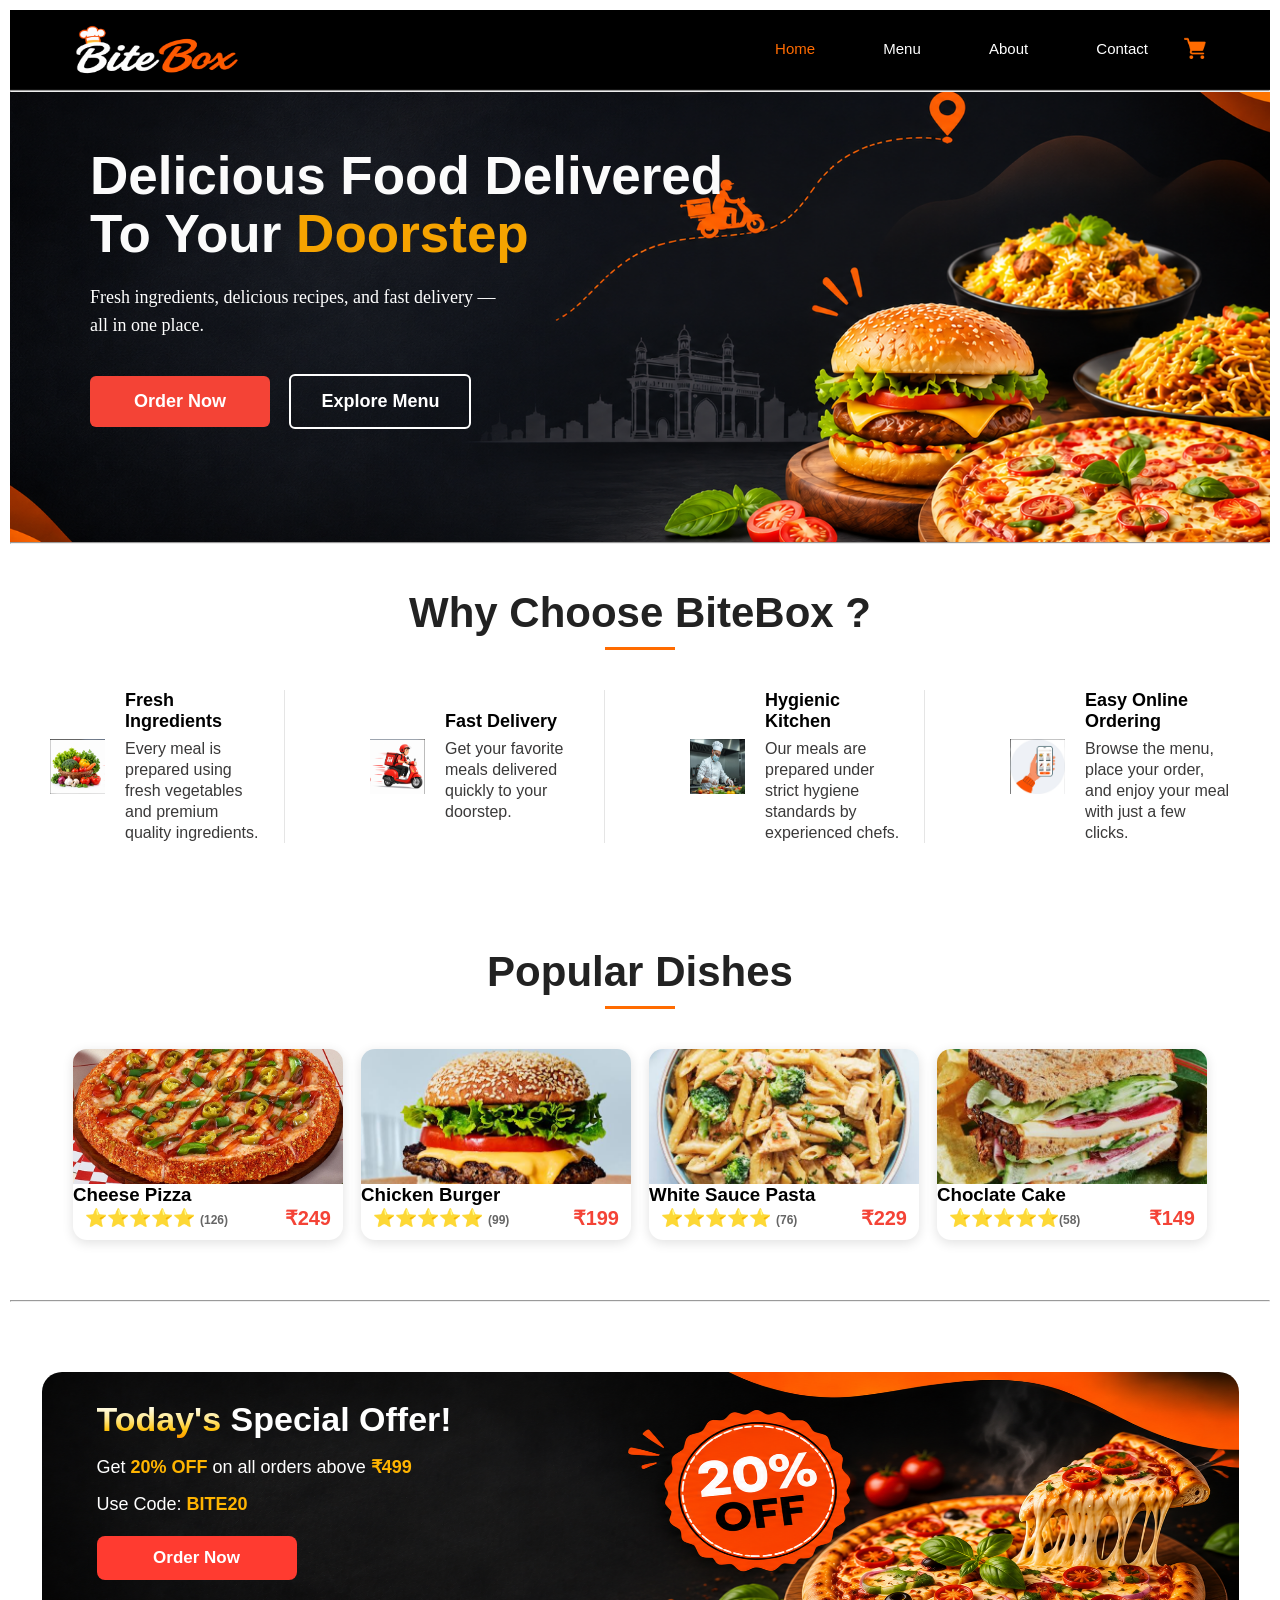
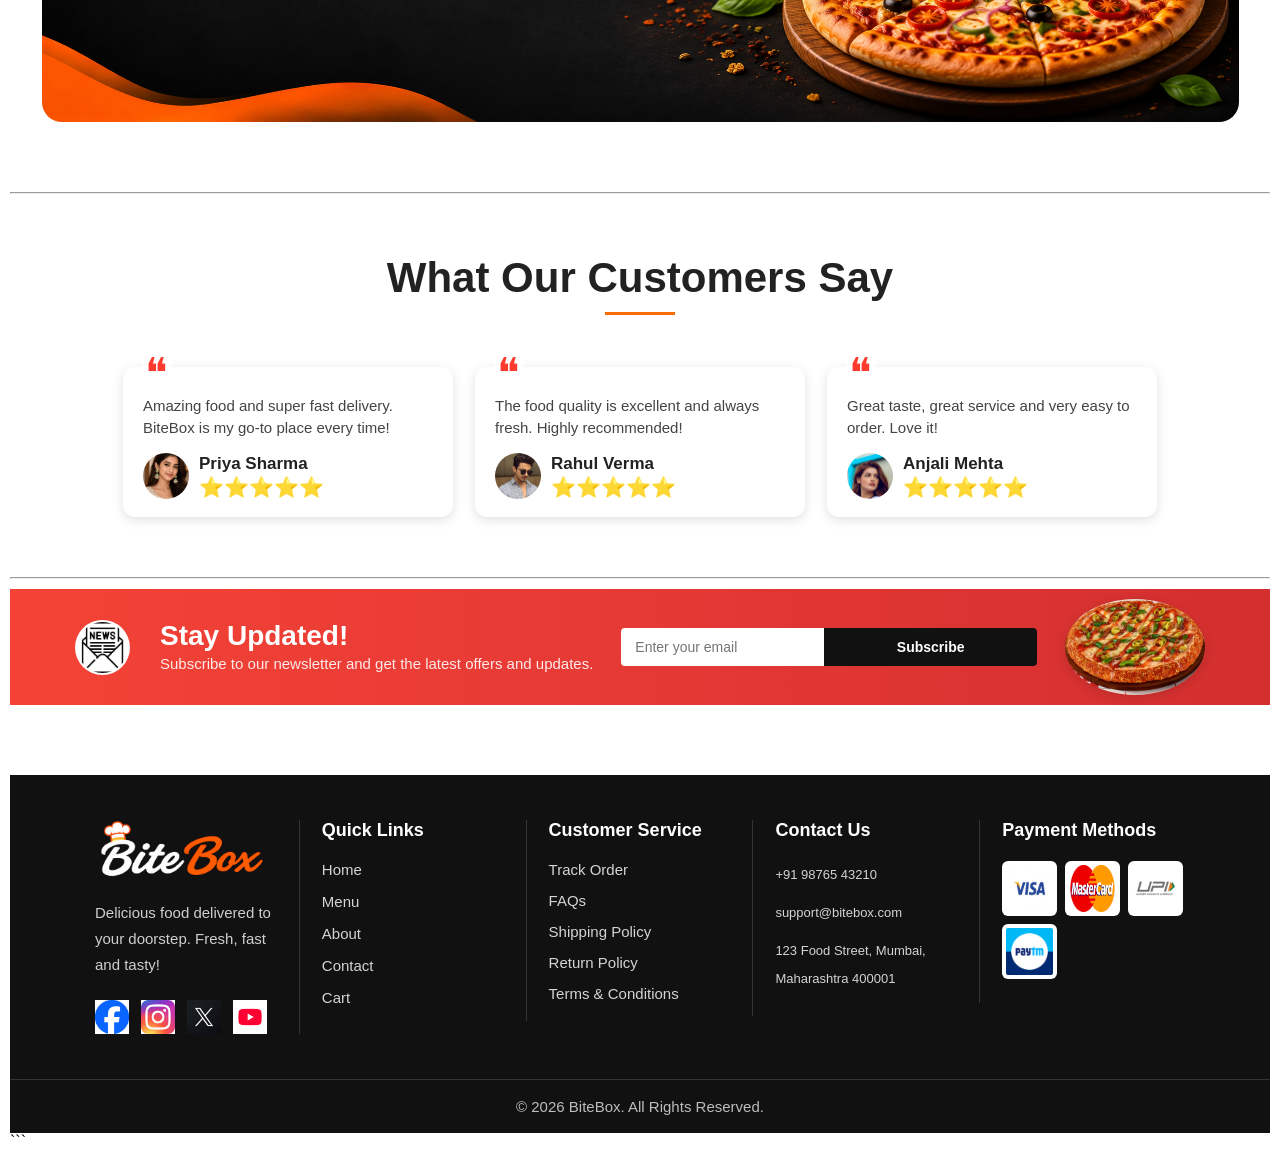
<file: index.html>
<!doctype html>
<html lang="en">
  <head>
    <meta charset="UTF-8" />
    <meta name="viewport" content="width=device-width, initial-scale=1.0" />
    <title>BiteBox</title>

    <link rel="stylesheet" href="css/style.css" />
    <link rel="preconnect" href="https://fonts.googleapis.com" />
    <link rel="preconnect" href="https://fonts.gstatic.com" crossorigin />
    <link rel="preconnect" href="https://fonts.googleapis.com" />
    <link rel="preconnect" href="https://fonts.gstatic.com" crossorigin />
    <link
      href="https://fonts.googleapis.com/css2?family=Pacifico&display=swap"
      rel="stylesheet"
    />
  </head>
  <body style="padding: 10px">
    <!-- Header -->
    <header>
      <img
        src="assets/images/biteboxnewlogo.png"
        alt="BiteBox Logo"
        class="logo"
      />
      <!-- Navigation Links -->
      <!--Navigation Menu-->
      <nav>
        <a href="index.html" class="active">Home</a>
        |
        <a href="menu.html">Menu</a>
        |
        <a href="about.html">About</a>
        |
        <a href="contact.html">Contact</a>

        <a href="cart.html">
          <div class="cart-icon">
            <img
            src="assets/images/cart.png"
            alt="Cart Icon"
            width="22"
            height="22"
          />
          </div>
          
        </a>
      </nav>
    </header>

    <hr />
    <main>
      <!-- Home Hero Section -->
      <section id="home-hero">
        <h1>Delicious Food Delivered To Your <span>Doorstep</span></h1>

        <p>
          Fresh ingredients, delicious recipes, and fast delivery — all in one
          place.
        </p>

        <div class="hero-buttons">
          <a href="menu.html" class="order-btn">Order Now</a>
          <a href="menu.html" class="menu-btn">Explore Menu</a>
        </div>
      </section>
      <hr />

      <section id="features">
        <h2>Why Choose BiteBox ?</h2>

        <article>
          <img
            src="assets/images/fresh.png"
            alt="Fresh Ingredients"
            width="80"
          />
          <div>
            <h3>Fresh Ingredients</h3>
            <p>
              Every meal is prepared using fresh vegetables and premium quality
              ingredients.
            </p>
          </div>
        </article>
        <article>
          <img
            src="assets/images/fastdelivery (1).png"
            alt="Fast Delivery"
            width="80"
          />
          <div>
            <h3>Fast Delivery</h3>
            <p>Get your favorite meals delivered quickly to your doorstep.</p>
          </div>
        </article>
        <article>
          <img
            src="assets/images/kitchen.png"
            alt="Hygienic Kitchen"
            width="80"
          />
          <div>
            <h3>Hygienic Kitchen</h3>
            <p>
              Our meals are prepared under strict hygiene standards by
              experienced chefs.
            </p>
          </div>
        </article>
        <article>
          <img
            src="assets/images/order online.png"
            alt="Easy Online Ordering"
            width="80"
          />
          <div>
            <h3>Easy Online Ordering</h3>
            <p>
              Browse the menu, place your order, and enjoy your meal with just a
              few clicks.
            </p>
          </div>
        </article>
      </section>

      <!-- Today's Featured Dishes -->

      <!-- Today's Featured Dishes -->
      <section id="popular-dishes">
        <h2>Popular Dishes</h2>
        <article>
          <img src="assets/images/pizza.jpg" alt="cheese pizza" width="220" />
          <h3>Cheese Pizza</h3>
          <div class="details">
            <p class="rating"><span>⭐⭐⭐⭐⭐ </span> <small>(126)</small></p>
            <p class="price"><strong> ₹249 </strong></p>
          </div>
        </article>
        <article>
          <img
            src="assets/images/burger.jpg"
            alt=" Chicken Burger"
            width="220"
          />
          <h3>Chicken Burger</h3>
          <div class="details">
            <p class="rating"><span>⭐⭐⭐⭐⭐ </span> <small> (99)</small></p>
            <p class="price"><strong>₹199</strong></p>
          </div>
        </article>
        <article>
          <img
            src="assets/images/pasta.jpg"
            alt="White Sauce Pasta"
            width="220"
          />
          <h3>White Sauce Pasta</h3>
          <div class="details">
            <p class="rating"><span>⭐⭐⭐⭐⭐ </span><small> (76) </small></p>
            <p class="price"><strong>₹229</strong></p>
          </div>
        </article>
        <article>
          <img
            src="assets/images/sandwich.jpg"
            alt="chocolate cake"
            width="220"
          />
          <h3>Choclate Cake</h3>
          <div class="details">
            <p class="rating"><span>⭐⭐⭐⭐⭐</span><small>(58)</small></p>
            <p class="price"><strong>₹149</strong></p>
          </div>
        </article>
      </section>
      <hr />

      <!--Todays Special Offers -->
      <section id="offer">
        <div class="offer-content">
          <h2><span>Today's</span> Special Offer!</h2>
          <p>
            Get <strong>20% OFF</strong> on all orders above
            <strong>₹499</strong>
          </p>
          <p>Use Code: <strong>BITE20</strong></p>
          <a href="menu.html"> Order Now </a>
        </div>
      </section>
      <hr />

      <!--Customer Reviews-->
      <section id="reviews">
        <h2>What Our Customers Say</h2>

        <article>
          <p>
            Amazing food and super fast delivery. BiteBox is my go-to place
            every time!
          </p>
          <div class="customer">
            <img
              src="assets/images/pooja.jpg"
              alt="Priya Sharma"
              width="80"
              height="80"
            />

            <div>
              <h3>Priya Sharma</h3>
              <p><span>⭐⭐⭐⭐⭐</span></p>
            </div>
          </div>
        </article>

        <article>
          <p>
            The food quality is excellent and always fresh. Highly recommended!
          </p>
          <div class="customer">
            <img
              src="assets/images/rahul.jpg"
              alt="Rahul Verma"
              width="80"
              height="80"
            />
            <div>
              <h3>Rahul Verma</h3>
              <p><span>⭐⭐⭐⭐⭐</span></p>
            </div>
          </div>
        </article>
        <article>
          <p>Great taste, great service and very easy to order. Love it!</p>
          <div class="customer">
            <img
              src="assets/images/anjali.jpg"
              alt="Anjali Mehta"
              width="80"
              height="80"
            />
            <div>
              <h3>Anjali Mehta</h3>
              <p><span>⭐⭐⭐⭐⭐</span></p>
            </div>
          </div>
        </article>
      </section>
      <hr />

      <section id="newsletter">
        <div class="newsletter-content">
          <img
            src="assets/icons/News_letter_icon.png"
            alt="Newsletter Icon"
            width="80"
            height="80"
          />

          <div>
            <h2>Stay Updated!</h2>
            <p>
              Subscribe to our newsletter and get the latest offers and updates.
            </p>
          </div>
        </div>

        <div class="newsletter-form">
          <input type="email" placeholder="Enter your email" />
          <button>Subscribe</button>
        </div>

        <div class="newsletter-image">
          <img
            src="assets/images/pizza.jpg"
            alt="Newsletter Food"
            width="180"
            height="120"
          />
        </div>
      </section>

      <!-- Customer Notice
      <aside>
        <h2>Customer Notice</h2>

        <p><mark> Free Delivery Available on Orders Above ₹500 </mark></p>
        <p>Delivery Service Availabe from 10:00 AM to 10:00 PM</p>
      </aside>
      <hr />
    </main> -->

    <!-- Copyright -->
  
<footer>
    <div class="footer-container">

        <!-- Logo and Social Media -->
        <section>
            <img src="assets/images/biteboxnewlogo.png"
                 alt="BiteBox Logo"
                 width="180">

            <p>
                Delicious food delivered to your doorstep.
                Fresh, fast and tasty!
            </p>

            <div class="footer-socials">
                <a href="#" target="_blank">
                    <img src="assets/images/fb.jpg" alt="Facebook">
                </a>

                <a href="#" target="_blank">
                    <img src="assets/images/insta.jpg" alt="Instagram">
                </a>

                <a href="#" target="_blank">
                    <img src="assets/images/twitter.jpg" alt="Twitter">
                </a>

                <a href="#" target="_blank">
                    <img src="assets/images/yt.png" alt="YouTube">
                </a>
            </div>
        </section>

        <!-- Quick Links -->
        <section>
            <h3>Quick Links</h3>
            <ul>
                <li><a href="bite.html">Home</a></li>
                <li><a href="menu.html">Menu</a></li>
                <li><a href="about.html">About</a></li>
                <li><a href="contact.html">Contact</a></li>
                <li><a href="cart.html">Cart</a></li>
            </ul>
        </section>

        <!-- Customer Service -->
        <section>
            <h3>Customer Service</h3>
            <ul>
                <li>Track Order</li>
                <li>FAQs</li>
                <li>Shipping Policy</li>
                <li>Return Policy</li>
                <li>Terms & Conditions</li>
            </ul>
        </section>

        <!-- Contact Information -->
        <section>
            <h3>Contact Us</h3>

            <p>
                <i class="fa fa-phone"></i>
                +91 98765 43210
            </p>

            <p>
                <i class="fa fa-envelope"></i>
                support@bitebox.com
            </p>

            <p>
                <i class="fa-solid fa-map-pin"></i>
                123 Food Street, Mumbai, Maharashtra 400001
            </p>
        </section>

        <!-- Payment Methods -->
        <section>
            <h3>Payment Methods</h3>

            <div class="payment-icons">
                <img src="assets/images/visa.jpg" alt="Visa">
                <img src="assets/images/mastercard.png" alt="MasterCard">
                <img src="assets/images/upi.png" alt="UPI">
                <img src="assets/images/paytm.png" alt="Paytm">
            </div>
        </section>

    </div>

    <!-- Copyright -->
    <p>© 2026 BiteBox. All Rights Reserved.</p>
</footer>
```
  </body>
</html>
</file>
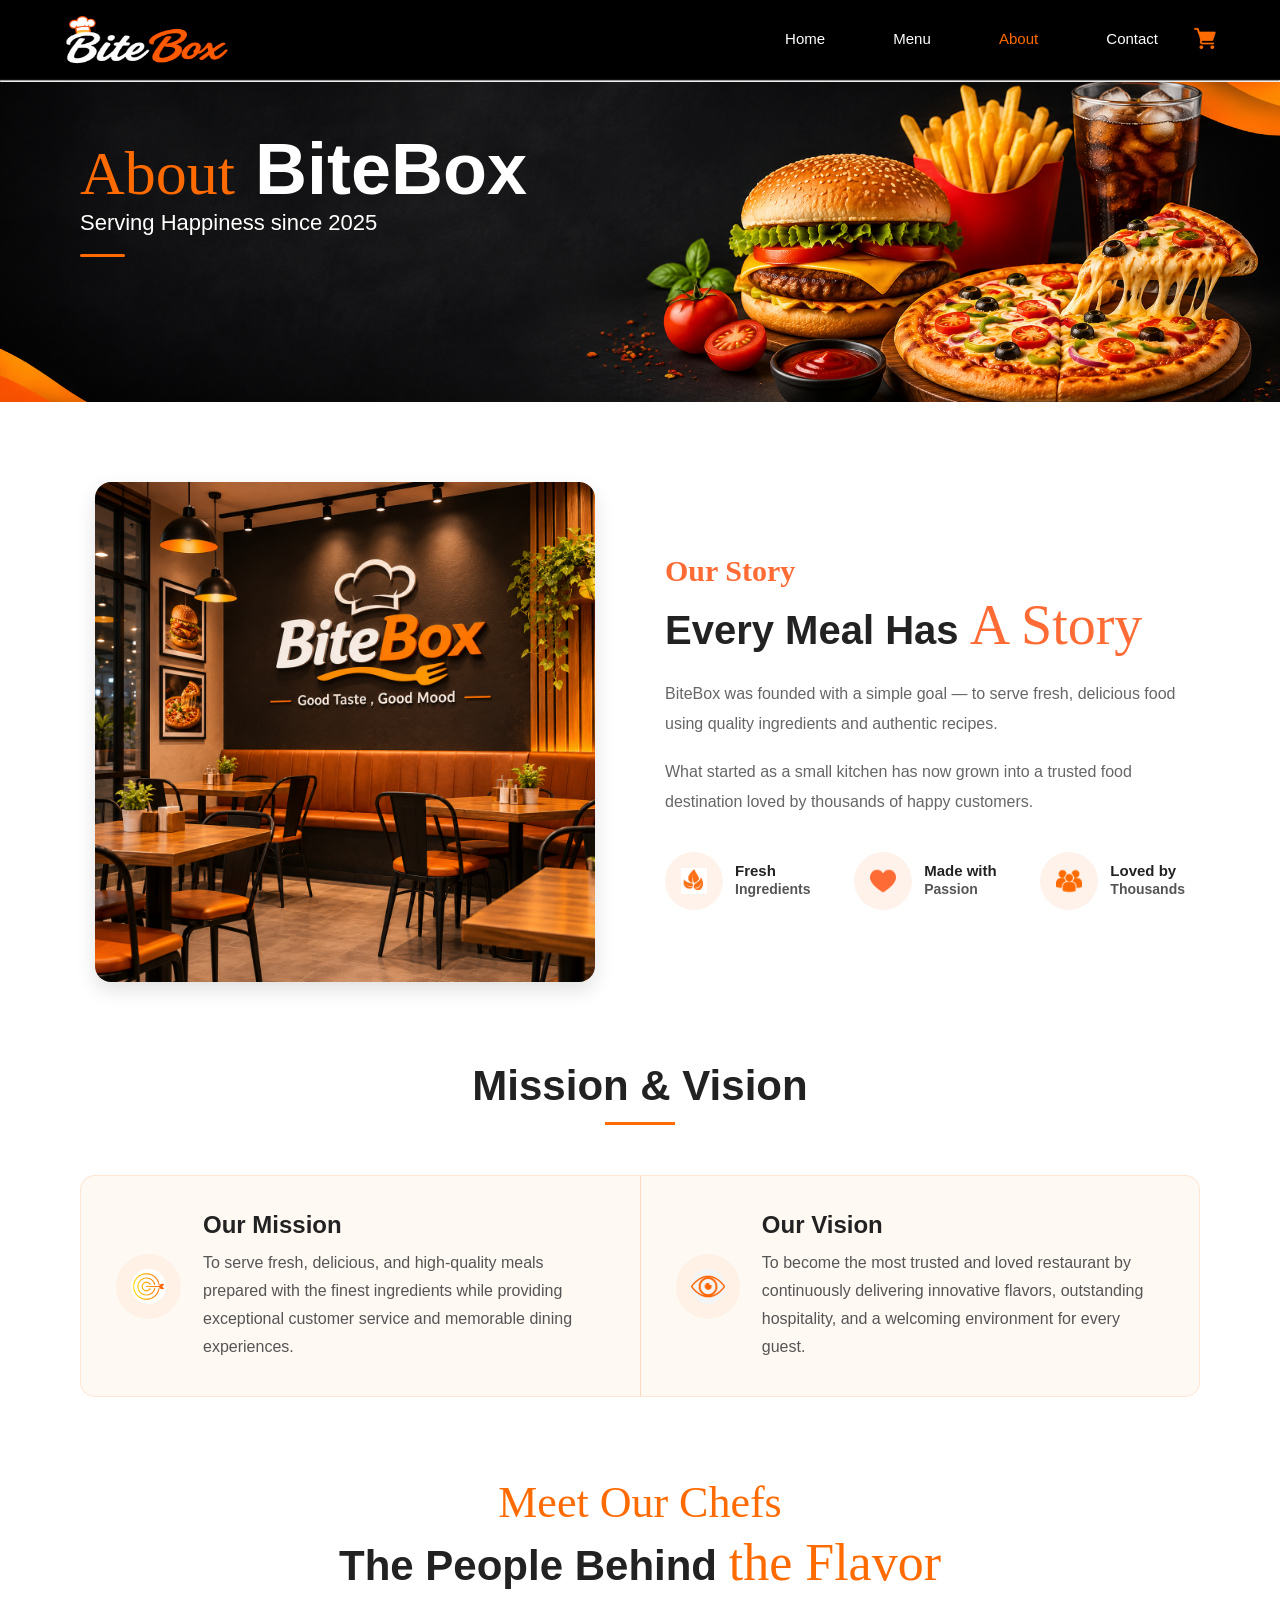
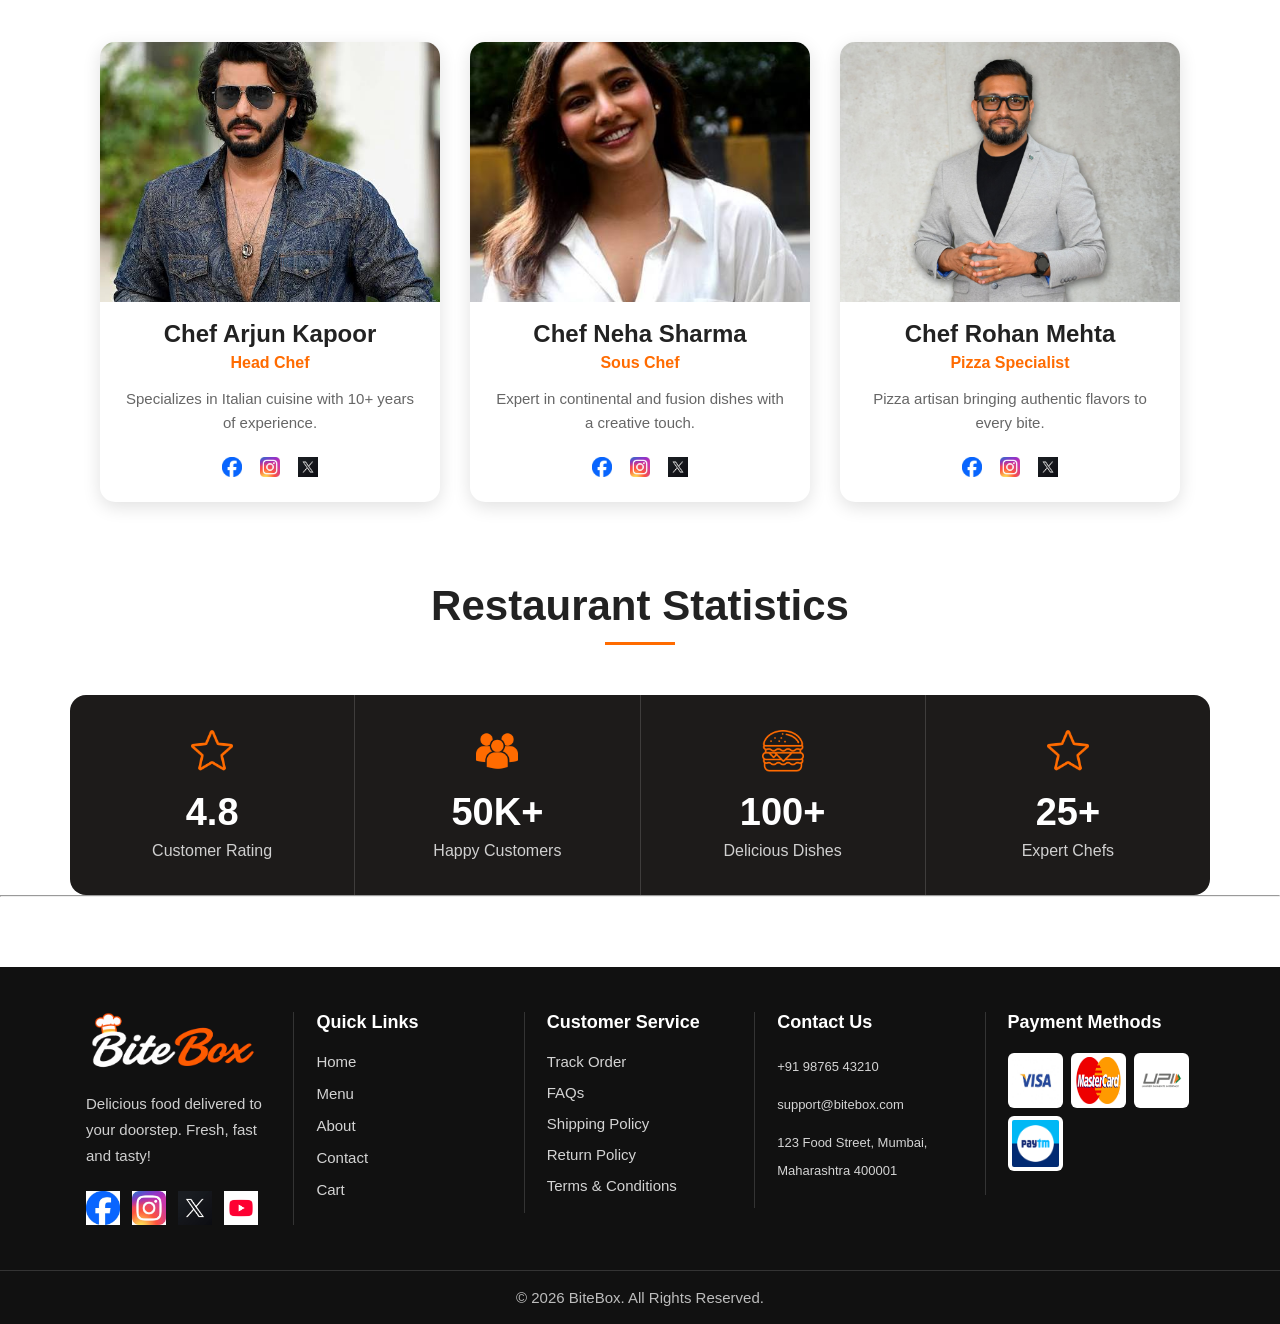
<file: about.html>
<!doctype html>
<html lang="en">
  <head>
    <meta charset="UTF-8" />
    <meta name="viewport" content="width=device-width, initial-scale=1.0" />
    <title>About Us</title>
    <link rel="stylesheet" href="css/style.css" />
    <link rel="preconnect" href="https://fonts.googleapis.com" />
    <link rel="preconnect" href="https://fonts.gstatic.com" crossorigin />
    <link
      href="https://fonts.googleapis.com/css2?family=Pacifico&display=swap"
      rel="stylesheet"
    />
  </head>
  <body>
    <header>
      <img
        src="assets/images/biteboxnewlogo.png"
        alt="BiteBox Logo"
        class="logo"
      />
      <!-- Navigation Links -->
      <!--Navigation Menu-->
      <nav>
        <a href="index.html" >Home</a>
        |
        <a href="menu.html">Menu</a>
        |
        <a href="about.html" class="active">About</a>
        |
        <a href="contact.html">Contact</a>

        <a href="cart.html">
          <div class="cart-icon">
            <img
            src="assets/images/cart.png"
            alt="Cart Icon"
            width="22"
            height="22"
          />
          </div>
          
        </a>
      </nav>
    </header>
    <hr />
    <!--about hero section-->
    <main>
      <section id="about-hero">
        <div class="hero-content">
          <h2><span>About</span> BiteBox</h2>
          <p>Serving Happiness since 2025</p>
        </div>
        <hr />
      </section>

       <section id="story">
       
        <article>
          <img
            src="assets/images/bite-box-restaurant.png"
            alt="restaurant-img"
            width="500"
          />
          <div class="story-content">
        
        <small>Our Story</small>

        <h2>
          Every Meal Has
          <span>A Story</span>
        </h2>

        <p>
          BiteBox was founded with a simple goal — to serve fresh, delicious
          food using quality ingredients and authentic recipes.
        </p>

        <p>
          What started as a small kitchen has now grown into a trusted food
          destination loved by thousands of happy customers.
        </p>
         
        <div class="story-features">
          <article>
            <div class="feature-icon">
              <img src="assets/icons/fresh.webp" alt="Fresh Ingredients" />
            </div>
            
            <h4>Fresh <p>Ingredients</p></h4>
          </article>

          <article>
            <div class="feature-icon">
              <img src="assets/icons/heart.png" alt="Made with Passion" />
            </div>
          
            <h4>Made with <p>Passion</p> </h4>
          </article>

          <article>
            <div class="feature-icon">
              <img src="assets/icons/stat-customer.png" alt="Loved by Thousands" />
            </div>
           
            <h4>Loved by <p>Thousands</p></h4>
          </article>
        </div>
      </div>
      </article>
      </section>

       <section id="mission-vision">
        <h2>Mission & Vision</h2>
        <div>
           <article>
      <img src="assets/images/mission.png" alt="Mission Icon">
      <div>
        <h3>Our Mission</h3>
        <p>
          To serve fresh, delicious, and high-quality meals prepared with
          the finest ingredients while providing exceptional customer
          service and memorable dining experiences.
        </p>
      </div>
    </article>

    <article>
      <img src="assets/images/vision.jpg" alt="Vision Icon">
      <div>
        <h3>Our Vision</h3>
        <p>
          To become the most trusted and loved restaurant by continuously
          delivering innovative flavors, outstanding hospitality, and a
          welcoming environment for every guest.
        </p>
      </div>
    </article>
        </div>
      </section>

      <section id="chefs">
        <small>Meet Our Chefs</small>
        <h2>The People Behind <span>the Flavor</span> </h2>
        <div>
          <article>
            <img src="assets/images/chef1.jpg" width="250" />
            <h3>Chef Arjun Kapoor</h3>
            <h4>Head Chef</h4>
            <p>Specializes in Italian cuisine with 10+ years of experience.</p>
            <div class="chef-social">
              <img src="assets/images/fb.jpg" width="30" />
              <img src="assets/images/insta.jpg" width="30" />
              <img src="assets/images/twitter.jpg" width="30" />
            </div>
          </article>

          <article>
            <img src="assets/images/chef2.jpg" width="250" />
            <h3>Chef Neha Sharma</h3>
            <h4>Sous Chef</h4>
            <p>
              Expert in continental and fusion dishes with a creative touch.
            </p>
            <div class="chef-social">
              <img src="assets/images/fb.jpg" width="30" />
              <img src="assets/images/insta.jpg" width="30" />
              <img src="assets/images/twitter.jpg" width="30" />
            </div>
          </article>

          <article>
            <img src="assets/images/chef3.jpg" width="250" />
            <h3>Chef Rohan Mehta</h3>
            <h4>Pizza Specialist</h4>
            <p>Pizza artisan bringing authentic flavors to every bite.</p>

            <div class="chef-social">
              <img src="assets/images/fb.jpg" width="30" />
              <img src="assets/images/insta.jpg" width="30" />
              <img src="assets/images/twitter.jpg" width="30" />
            </div>
          </article>
        </div>
      </section>

      <section id="statistics">
        <h2>Restaurant Statistics</h2>
        <div>
          <article>
            <img src="assets/icons/stat-star.png" alt="">
            <h3>4.8</h3>
            <p>Customer Rating</p>
          </article>
          <article>
            <img src="assets/icons/stat-customer.png" alt="">
            <h3>50K+</h3>
            <p>Happy Customers</p>
          </article>
          <article>
            <img src="assets/icons/burger.png" alt="">
            <h3>100+</h3>
            <p>Delicious Dishes</p>
          </article>
          <article>
            <img src="assets/icons/stat-star.png" alt="">
            <h3>25+</h3>
            <p>Expert Chefs</p>
          </article>
        </div>
      </section>
    </main>
    <hr />
    <footer>
    <div class="footer-container">

        <!-- Logo and Social Media -->
        <section>
            <img src="assets/images/biteboxnewlogo.png"
                 alt="BiteBox Logo"
                 width="180">

            <p>
                Delicious food delivered to your doorstep.
                Fresh, fast and tasty!
            </p>

            <div class="footer-socials">
                <a href="#" target="_blank">
                    <img src="assets/images/fb.jpg" alt="Facebook">
                </a>

                <a href="#" target="_blank">
                    <img src="assets/images/insta.jpg" alt="Instagram">
                </a>

                <a href="#" target="_blank">
                    <img src="assets/images/twitter.jpg" alt="Twitter">
                </a>

                <a href="#" target="_blank">
                    <img src="assets/images/yt.png" alt="YouTube">
                </a>
            </div>
        </section>

        <!-- Quick Links -->
        <section>
            <h3>Quick Links</h3>
            <ul>
                <li><a href="bite.html">Home</a></li>
                <li><a href="menu.html">Menu</a></li>
                <li><a href="about.html">About</a></li>
                <li><a href="contact.html">Contact</a></li>
                <li><a href="cart.html">Cart</a></li>
            </ul>
        </section>

        <!-- Customer Service -->
        <section>
            <h3>Customer Service</h3>
            <ul>
                <li>Track Order</li>
                <li>FAQs</li>
                <li>Shipping Policy</li>
                <li>Return Policy</li>
                <li>Terms & Conditions</li>
            </ul>
        </section>

        <!-- Contact Information -->
        <section>
            <h3>Contact Us</h3>

            <p>
                <i class="fa fa-phone"></i>
                +91 98765 43210
            </p>

            <p>
                <i class="fa fa-envelope"></i>
                support@bitebox.com
            </p>

            <p>
                <i class="fa-solid fa-map-pin"></i>
                123 Food Street, Mumbai, Maharashtra 400001
            </p>
        </section>

        <!-- Payment Methods -->
        <section>
            <h3>Payment Methods</h3>

            <div class="payment-icons">
                <img src="assets/images/visa.jpg" alt="Visa">
                <img src="assets/images/mastercard.png" alt="MasterCard">
                <img src="assets/images/upi.png" alt="UPI">
                <img src="assets/images/paytm.png" alt="Paytm">
            </div>
        </section>

    </div>

    <!-- Copyright -->
    <p>© 2026 BiteBox. All Rights Reserved.</p>
</footer>
  </body>
</html>
</file>
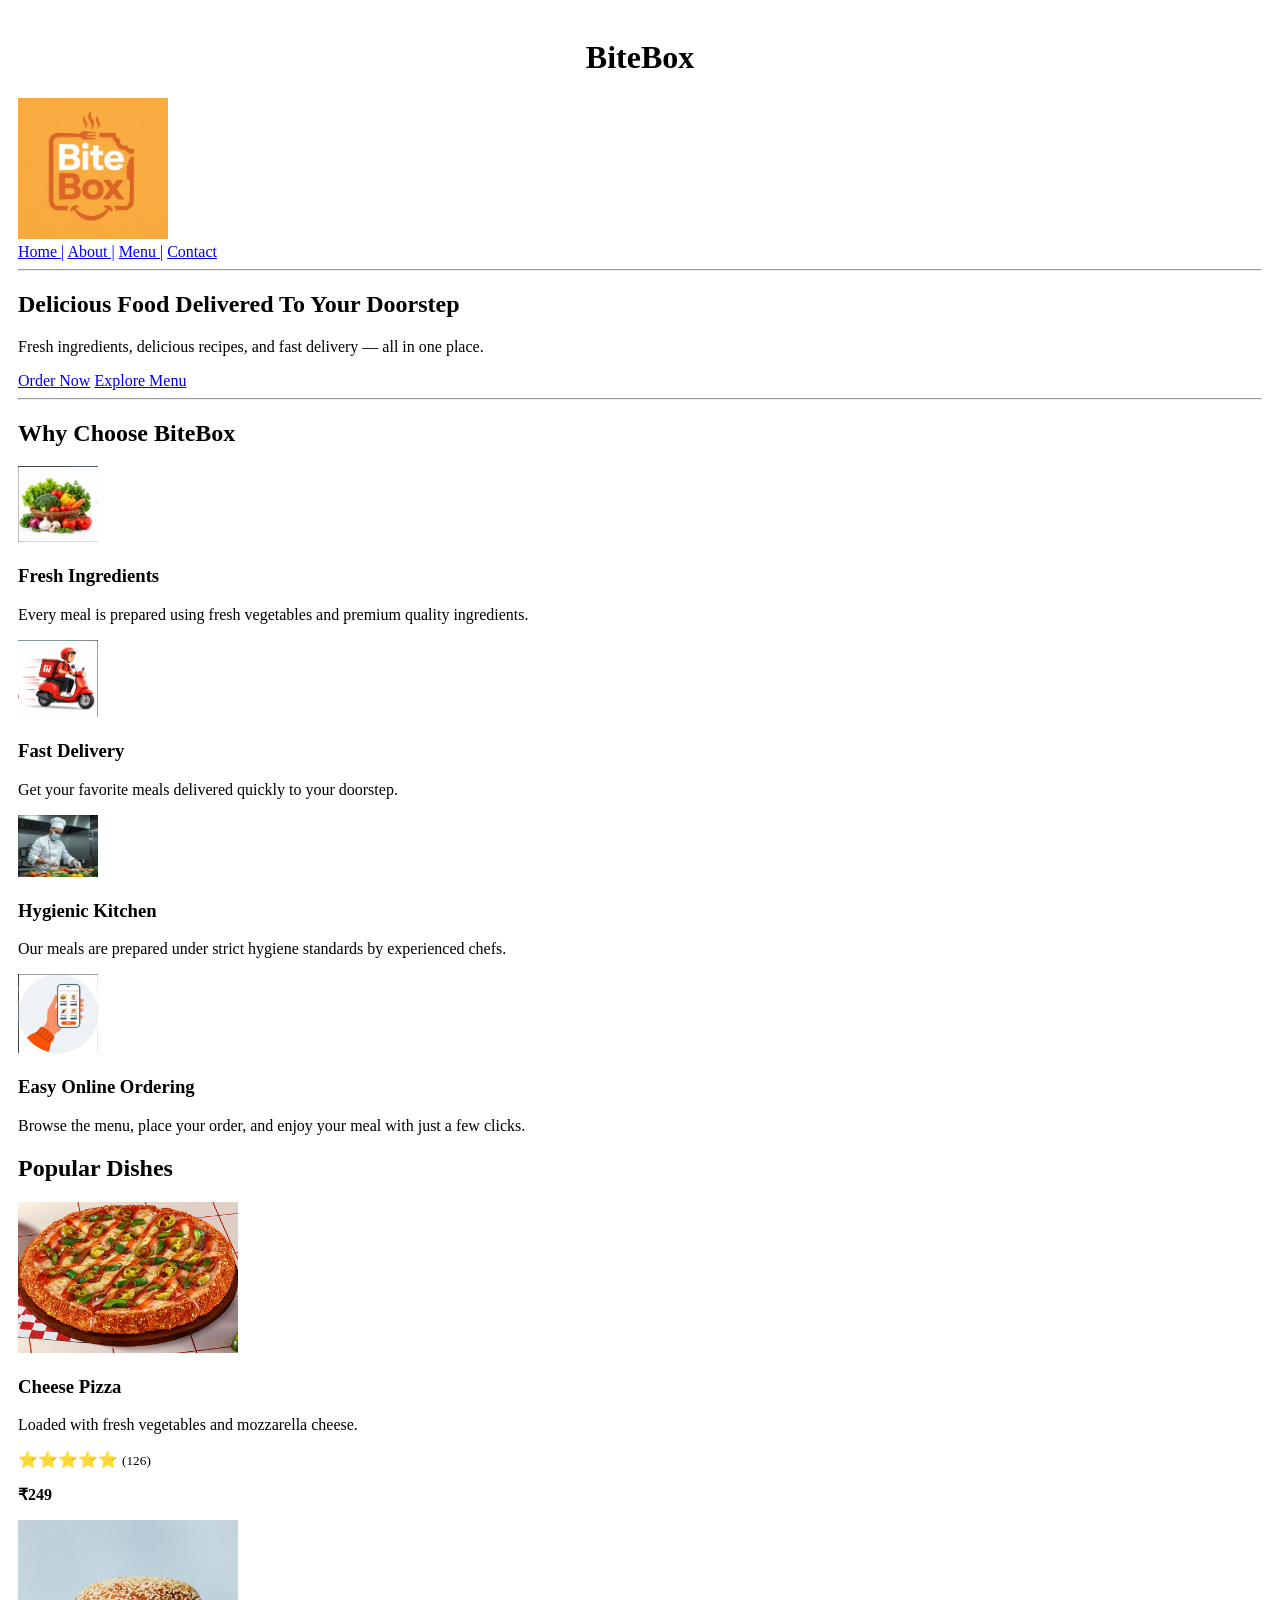
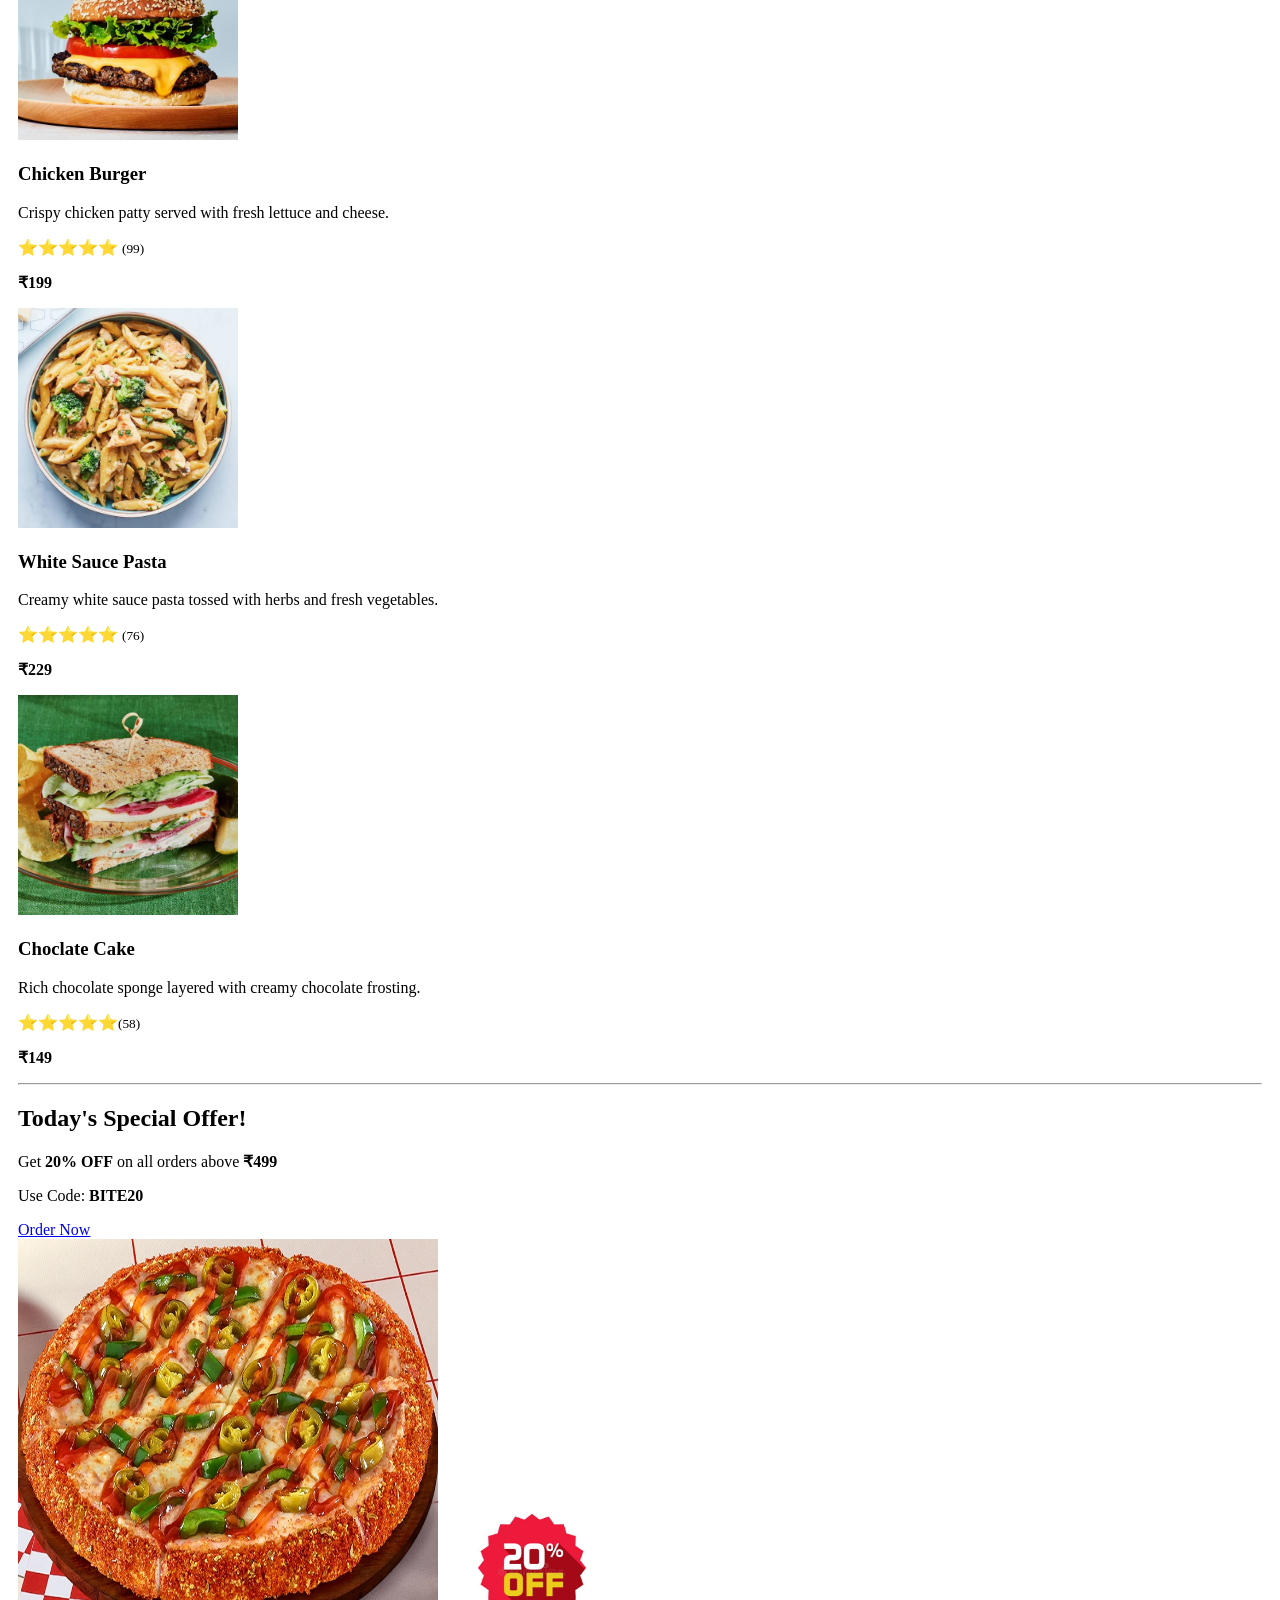
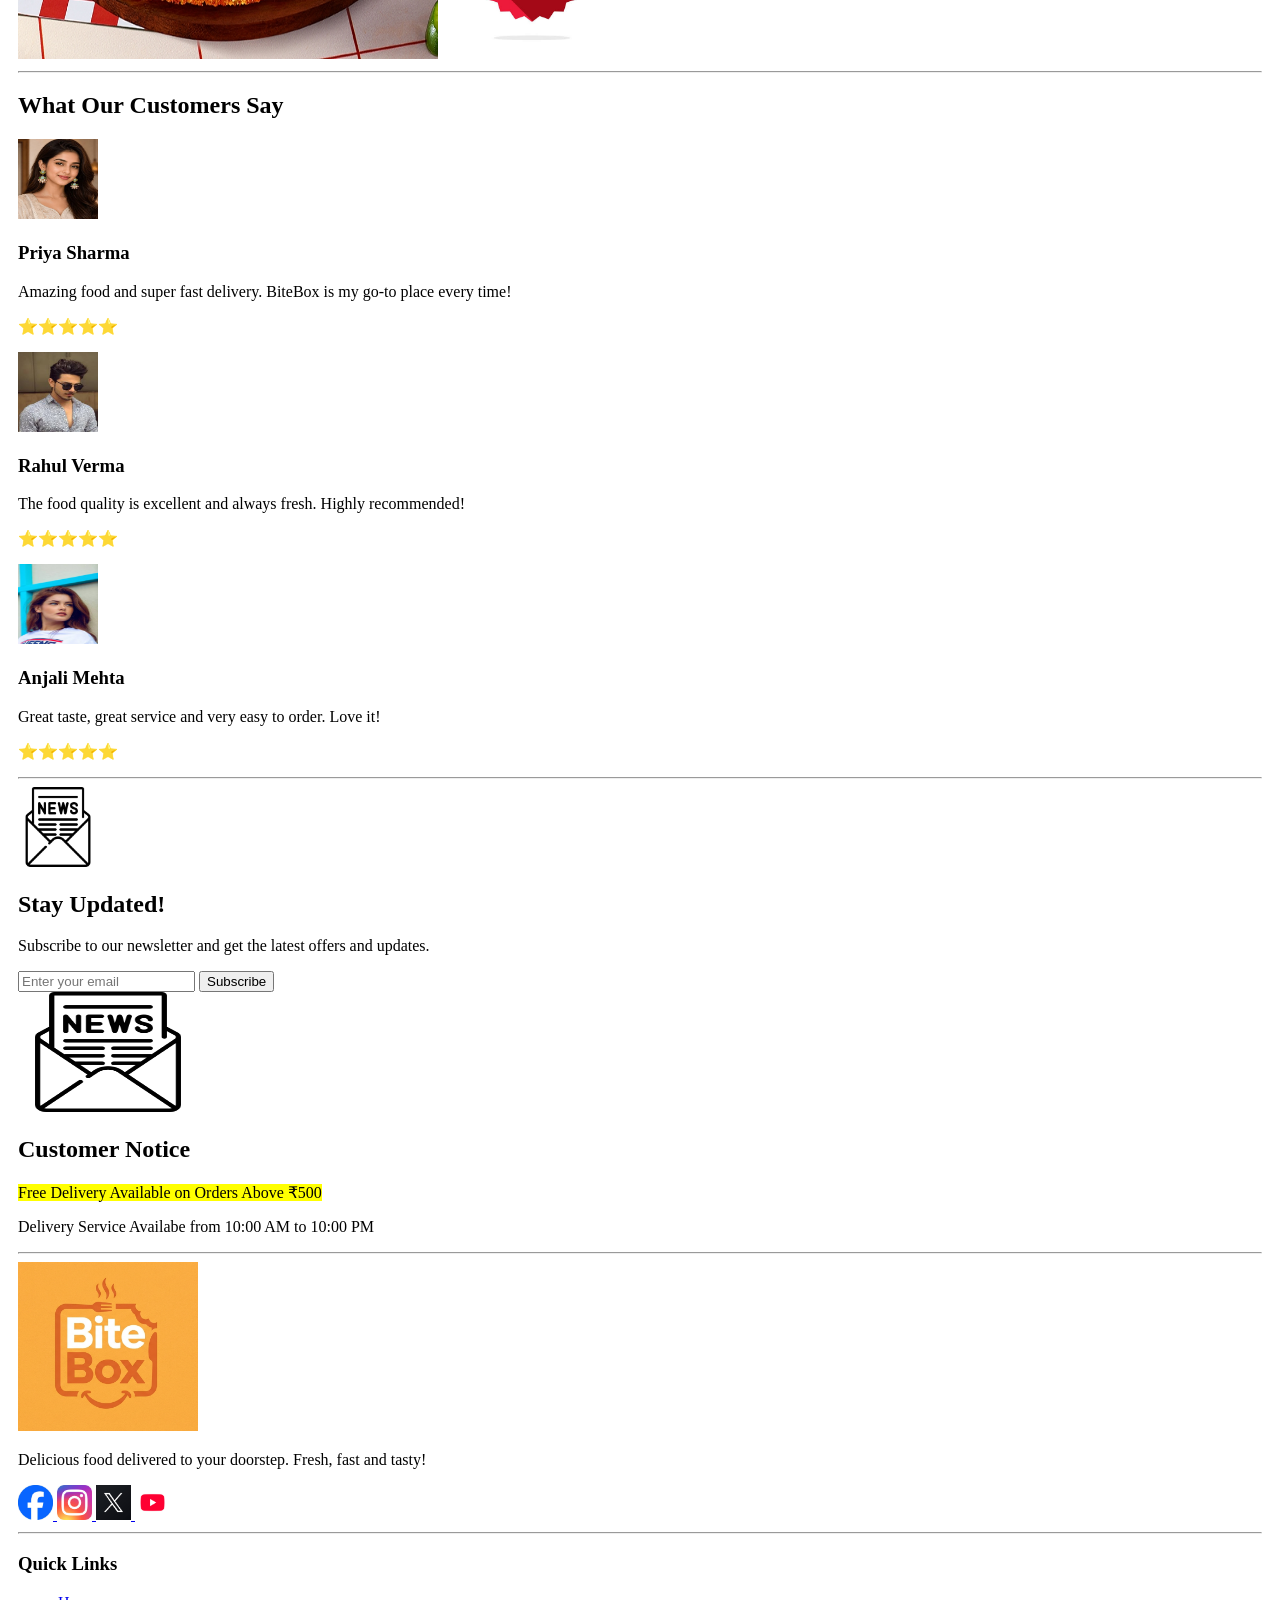
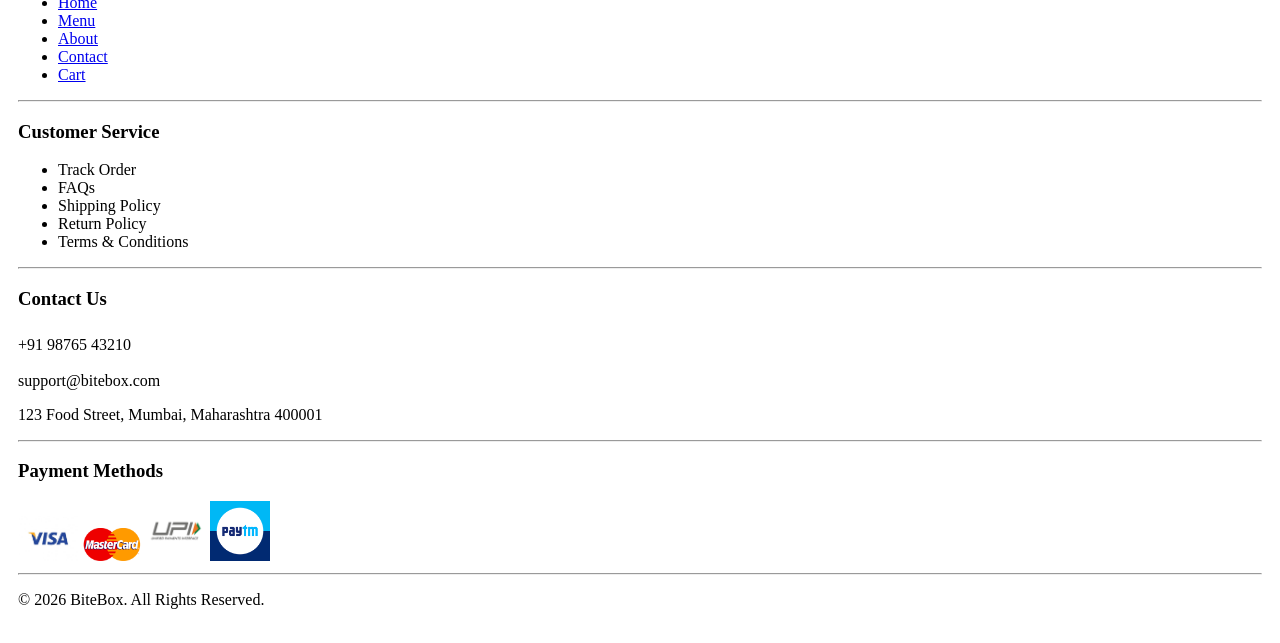
<file: bite.html>
<!doctype html>
<html lang="en">
  <head>
    <meta charset="UTF-8" />
    <meta name="viewport" content="width=device-width, initial-scale=1.0" />
    <title>BiteBox</title>
  </head>
  <body style="padding: 10px">
    <!-- Header -->
    <header>
      <center><h1 class="title">BiteBox</h1></center>
      <img
        src="assets/logo/BiteBoxLogo_samll.png"
        alt="BiteBox Logo"
        width="150"
      />
      <!-- Navigation Links -->
      <nav>
        <a href="bite.html">Home |</a>

        <a href="about.html">About |</a>

        <a href="menu.html">Menu |</a>

        <a href="contact.html">Contact</a>
      </nav>
    </header>

    <hr />
    <main>
      <section>
        <h1>Delicious Food Delivered To Your Doorstep</h1>

        <p>
          Fresh ingredients, delicious recipes, and fast delivery — all in one
          place.
        </p>

        <a href="menu.html">Order Now</a>

        <a href="menu.html">Explore Menu</a>
      </section>
      <hr />

      <section id="features">
        <h2>Why Choose BiteBox</h2>

        <articles>
          <img
            src="assets/images/fresh.png"
            alt="Fresh Ingredients"
            width="80"
          />
          <h3>Fresh Ingredients</h3>
          <p>
            Every meal is prepared using fresh vegetables and premium quality
            ingredients.
          </p>
        </articles>
        <articles>
          <img
            src="assets/images/fastdelivery (1).png"
            alt="Fast Delivery"
            width="80"
          />
          <h3>Fast Delivery</h3>
          <p>Get your favorite meals delivered quickly to your doorstep.</p>
        </articles>
        <articles>
          <img
            src="assets/images/kitchen.png"
            alt="Hygienic Kitchen"
            width="80"
          />
          <h3>Hygienic Kitchen</h3>
          <p>
            Our meals are prepared under strict hygiene standards by experienced
            chefs.
          </p>
        </articles>
        <articles>
          <img
            src="assets/images/order online.png"
            alt="Easy Online Ordering"
            width="80"
          />
          <h3>Easy Online Ordering</h3>
          <p>
            Browse the menu, place your order, and enjoy your meal with just a
            few clicks.
          </p>
        </articles>
      </section>

     

      <!-- Today's Featured Dishes -->
      <section id="popular-dishes">
        <h2>Popular Dishes</h2>
        <article>
          <img src="assets/images/pizza.jpg" alt="cheese pizza" width="220" />
          <h3>Cheese Pizza</h3>
          <p>Loaded with fresh vegetables and mozzarella cheese.</p>
          <p><span>⭐⭐⭐⭐⭐ </span> <small>(126)</small></p>
          <p><strong> ₹249 </strong></p>
        </article>
        <article>
          <img
            src="assets/images/burger.jpg"
            alt=" Chicken Burger"
            width="220"
          />
          <h3>Chicken Burger</h3>
          <p>Crispy chicken patty served with fresh lettuce and cheese.</p>
          <p><span>⭐⭐⭐⭐⭐ </span> <small> (99)</small></p>
          <p><strong>₹199</strong></p>
        </article>
        <article>
          <img
            src="assets/images/pasta.jpg"
            alt="White Sauce Pasta"
            width="220"
          />
          <h3>White Sauce Pasta</h3>
          <p>
            Creamy white sauce pasta tossed with herbs and fresh vegetables.
          </p>
          <p><span>⭐⭐⭐⭐⭐ </span><small> (76) </small></p>
          <p><strong>₹229</strong></p>
        </article>
        <article>
          <img
            src="assets/images/sandwich.jpg"
            alt="chocolate cake"
            width="220"
          />
          <h3>Choclate Cake</h3>
          <p>Rich chocolate sponge layered with creamy chocolate frosting.</p>
          <p><span>⭐⭐⭐⭐⭐</span><small>(58)</small></p>
          <p><strong>₹149</strong></p>
        </article>
      </section>
      <hr />

      <!--Todays Special Offers -->
      <section id="offer">
        <div class="offer-content">
          <h2>Today's Special Offer!</h2>
          <p>
            Get <strong>20% OFF</strong> on all orders above
            <strong>₹499</strong>
          </p>
          <p>Use Code: <strong>BITE20</strong></p>
          <a href="menu.html"> Order Now </a>
        </div>

        <div class="offer-image">
          <img
            src="assets/images/pizza.jpg"
            alt="Special Offer Pizza"
            width="420"
            height="420"
          />

          <img
            src="assets/images/badge.jpg"
            alt="20% OFF"
            width="180"
            height="180"
          />
        </div>
      </section>
      <hr />


      <!--Customer Reviews-->
      <section id="reviews">
        <h2>What Our Customers Say</h2>

        <article>
          <img
            src="assets/images/pooja.jpg"
            alt="Priya Sharma"
            width="80"
            height="80"
          />
          <h3>Priya Sharma</h3>
          <p>
            Amazing food and super fast delivery. BiteBox is my go-to place
            every time!
          </p>
          <p><span>⭐⭐⭐⭐⭐</span></p>
        </article>

        <article>
          <img
            src="assets/images/rahul.jpg"
            alt="Rahul Verma"
            width="80"
            height="80"
          />
          <h3>Rahul Verma</h3>
          <p>
            The food quality is excellent and always fresh. Highly recommended!
          </p>
          <p><span>⭐⭐⭐⭐⭐</span></p>
        </article>
        <article>
          <img
            src="assets/images/anjali.jpg"
            alt="Anjali Mehta"
            width="80"
            height="80"
          />
          <h3>Anjali Mehta</h3>
          <p>Great taste, great service and very easy to order. Love it!</p>
          <p><span>⭐⭐⭐⭐⭐</span></p>
        </article>
      </section>
      <hr />

      <section id="newsletter">
        <div class="newsletter-content">
          <img
            src="assets/icons/News_letter_icon.png"
            alt="Newsletter Icon"
            width="80"
            height="80"
          />

          <div>
            <h2>Stay Updated!</h2>
            <p>
              Subscribe to our newsletter and get the latest offers and updates.
            </p>
          </div>
        </div>

        <div class="newsletter-form">
          <input type="email" placeholder="Enter your email" />
          <button>Subscribe</button>
        </div>

        <div class="newsletter-image">
          <img
            src="assets/icons/News_letter_icon.png"
            alt="Newsletter Food"
            width="180"
            height="120"
          />
        </div>
      </section>
      

      <!-- Customer Notice -->
      <aside>
        <h2>Customer Notice</h2>

        <p><mark> Free Delivery Available on Orders Above ₹500 </mark></p>
        <p>Delivery Service Availabe from 10:00 AM to 10:00 PM</p>
      </aside>
      <hr />

      
    </main>

    <!-- Copyright -->
    <footer>
      <!-- Footer Logo Section -->
      <section>
        <img
          src="assets/logo/BiteBoxLogo_samll.png"
          alt="BiteBox Logo"
          width="180"
        />
        <p>Delicious food delivered to your doorstep. Fresh, fast and tasty!</p>

        <a href="#">
          <img
            src="assets/images/fb.jpg"
            alt="Facebook"
            width="35"
            height="35"
          />
        </a>

        <a href="#">
          <img
            src="assets/images/insta.jpg"
            alt="Instagram"
            width="35"
            height="35"
          />
        </a>

        <a href="#">
          <img
            src="assets/images/twitter.jpg"
            alt="Twitter"
            width="35"
            height="35"
          />
        </a>

        <a href="#">
          <img
            src="assets/images/yt.png"
            alt="YouTube"
            width="35"
            height="35"
          />
        </a>
      </section>

      <hr />

      <!-- Quick Links -->
      <section>
        <h3>Quick Links</h3>
        <ul>
          <li><a href="bite.html">Home</a></li>
          <li><a href="menu.html">Menu</a></li>
          <li><a href="about.html">About</a></li>
          <li><a href="contact.html">Contact</a></li>
          <li><a href="cart.html">Cart</a></li>
        </ul>
      </section>

      <hr />

      <!-- Customer Service -->
      <section>
        <h3>Customer Service</h3>
        <ul>
          <li>Track Order</li>
          <li>FAQs</li>
          <li>Shipping Policy</li>
          <li>Return Policy</li>
          <li>Terms & Conditions</li>
        </ul>
      </section>

      <hr />

      <!-- Contact Information -->
      <section>
        <h3>Contact Us</h3>
        <p><i class="fa fa-phone" style="font-size:24px"></i> +91 98765 43210</p>
        <p><i class="fa fa-envelope"></i> support@bitebox.com</p>
        <p><i class="fa-solid fa-map-pin"></i> 123 Food Street, Mumbai, Maharashtra 400001</p>
      </section>

      <hr />

      <!-- Payment Methods -->
      <section>
        <h3>Payment Methods</h3>
        <img src="assets/images/visa.jpg" alt="Visa" width="60" />
        <img src="assets/images/mastercard.png" alt="MasterCard" width="60" />
        <img src="assets/images/upi.png" alt="UPI" width="60" />
        <img src="assets/images/paytm.png" alt="Paytm" width="60" />
      </section>

      <hr />
      <p>© 2026 BiteBox. All Rights Reserved.</p>
    </footer>
  </body>
</html>
</file>
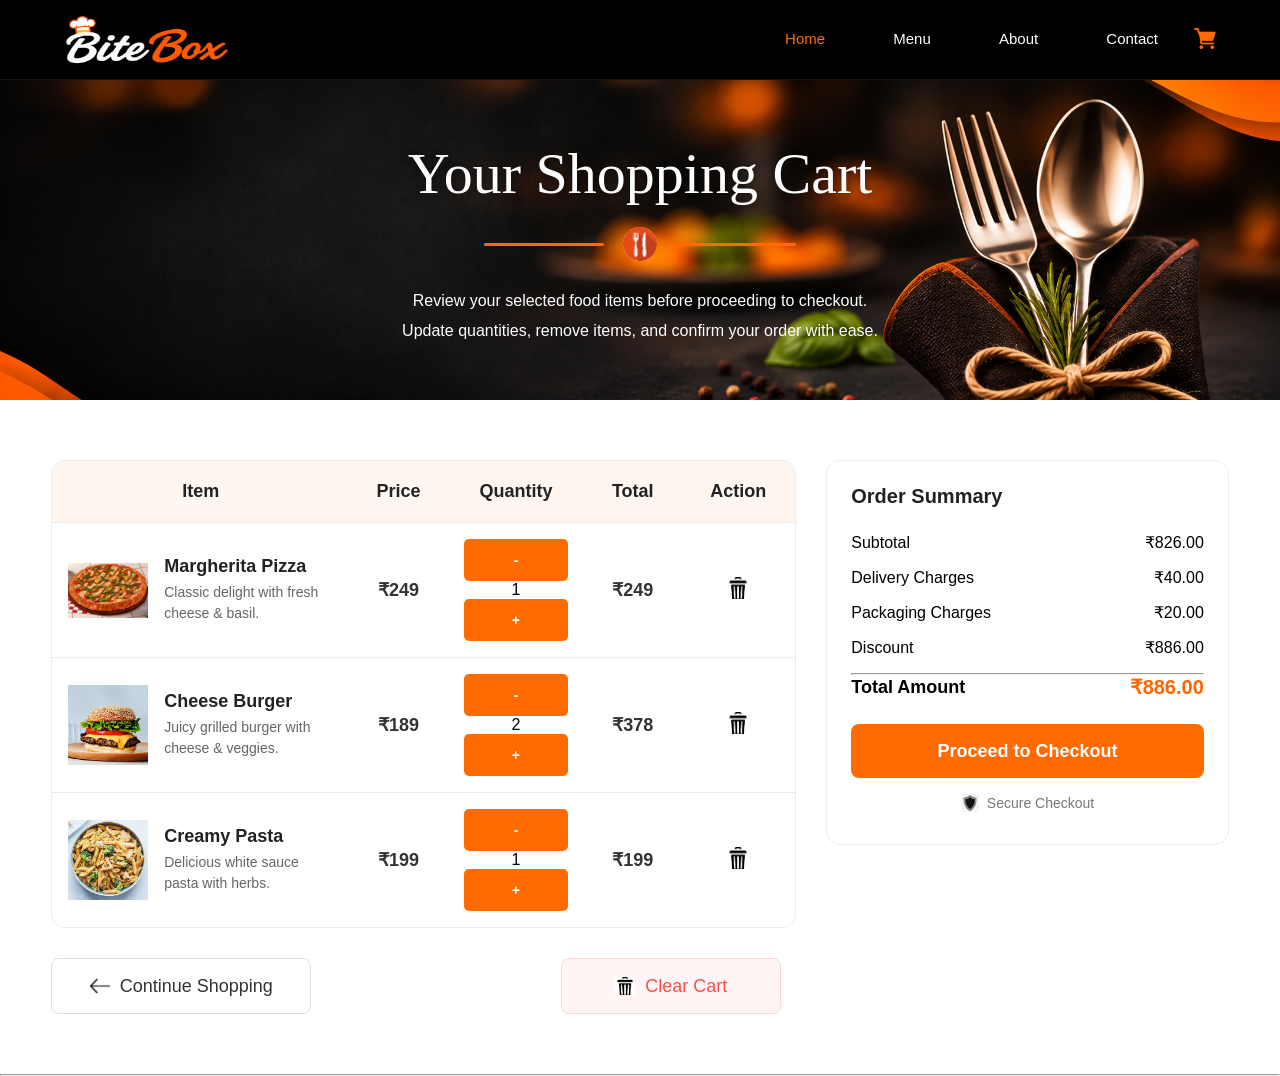
<file: cart.html>
<!doctype html>
<html lang="en">
  <head>
    <meta charset="UTF-8" />
    <meta name="viewport" content="width=device-width, initial-scale=1.0" />
    <title>Cart</title>
    <link rel="stylesheet" href="css/style.css" />
  </head>
  <body>
    <header>
      <img
        src="assets/images/biteboxnewlogo.png"
        alt="BiteBox Logo"
        class="logo"
      />
      <!-- Navigation Links -->
      <!--Navigation Menu-->
      <nav>
        <a href="index.html" class="active">Home</a>
        |
        <a href="menu.html">Menu</a>
        |
        <a href="about.html">About</a>
        |
        <a href="contact.html">Contact</a>

        <a href="cart.html" class="active">
          <div class="cart-icon">
            <img
            src="assets/images/cart.png"
            alt="Cart Icon"
            width="22"
            height="22"
          />
          </div>
          
        </a>
      </nav>
    </header>
    <main>
      <section id="cart-hero">
        <h1>Your Shopping Cart</h1>
        <div class="divider">
          <hr />
          <img src="assets/icons/fork-and-spoon-1.jpg" alt="Fork and Spoon" />
          <hr />
        </div>
        <p>
          Review your selected food items before proceeding to checkout.
          <br />
          Update quantities, remove items, and confirm your order with ease.
        </p>
      </section>

        <!-- Shopping Cart Section -->
    <section id="cart-details">
        <section id="shopping-cart">

            <table>

                <thead>

                    <tr>

                        <th>Item</th>

                        <th>Price</th>

                        <th>Quantity</th>

                        <th>Total</th>

                        <th>Action</th>

                    </tr>

                </thead>

                <tbody>

                    <!-- Item 1 -->

                    <tr>

                        <td>
                            <div class="cart-item">

                                <img src="assets/images/pizza.jpg" alt="Margherita Pizza" width="80">
                                <div>
                                    <h3>Margherita Pizza</h3>

                                    <p>Classic delight with fresh cheese & basil.</p>
                                </div>
                            </div>

                        </td>

                        <td>₹249</td>

                        <td>
                            <div class="quantity-box">

                                <button>-</button>

                                <span>1</span>

                                <button>+</button>
                            </div>


                        </td>

                        <td>₹249</td>

                        <td>

                            <a href="#">
                                <img src="assets/images/delete.png" alt="Delete" width="25">
                            </a>

                        </td>

                    </tr>

                    <!-- Item 2 -->

                    <tr>

                        <td>
                            <div class="cart-item">

                                <img src="assets/images/burger.jpg" alt="Cheese Burger" width="80">
                                <div>

                                    <h3>Cheese Burger</h3>

                                    <p>Juicy grilled burger with cheese & veggies.</p>
                                </div>
                            </div>

                        </td>

                        <td>₹189</td>

                        <td>
                            <div class="quantity-box">

                                <button>-</button>

                                <span>2</span>

                                <button>+</button>
                            </div>

                        </td>

                        <td>₹378</td>

                        <td>

                            <a href="#">
                                <img src="assets/images/delete.png" alt="Delete" width="25">
                            </a>

                        </td>

                    </tr>

                    <!-- Item 3 -->

                    <tr>

                        <td>
                            <div class="cart-item">

                                <img src="assets/images/pasta.jpg" alt="Creamy Pasta" width="80">
                                <div>

                                    <h3>Creamy Pasta</h3>

                                    <p>Delicious white sauce pasta with herbs.</p>
                                </div>
                            </div>

                        </td>

                        <td>₹199</td>

                        <td>
                            <div class="quantity-box">

                                <button>-</button>

                                <span>1</span>

                                <button>+</button>
                            </div>

                        </td>

                        <td>₹199</td>

                        <td>

                            <a href="#">
                                <img src="assets/images/delete.png" alt="Delete" width="25">
                            </a>

                        </td>

                    </tr>

                </tbody>

            </table>

        </section>

       <aside id="order-summary">

            <h2>Order Summary</h2>

            <p>
                <span>Subtotal</span>
                <span id="subtotal-amount">₹826.00</span>
            </p>

            <p>
                <span>Delivery Charges</span>
                <span id="delivery-amount">₹40.00</span>
            </p>

            <p>
                <span>Packaging Charges</span>
                <span id="packaging-amount">₹20.00</span>
            </p>

            <p id="discount-row">
                <span>Discount</span>
                <span id="discount-amount">₹886.00</span>
            </p>

            <hr>

            <h3>
                <span>Total Amount</span>
                <span id="total-amount">₹886.00</span>
            </h3>

            <button type="button">
                Proceed to Checkout
            </button>

            <p>
                <img src="assets/icons/shield.png" width="18" height="18">
                Secure Checkout
            </p>

        </aside>
        </section>

      <!-- Cart Action Buttons -->
      <section id="cart-actions">
        <a href="menu.html">
          <img
            src="assets/icons/left-arrow.png"
            alt=""
            width="18"
            height="18"
          />
          Continue Shopping
        </a>
        <button type="button">
          <img src="assets/images/delete.png" alt="" width="18" height="18" />
          Clear Cart
        </button>
      </section>
    </main>

    <hr />
  </body>
</html>
</file>
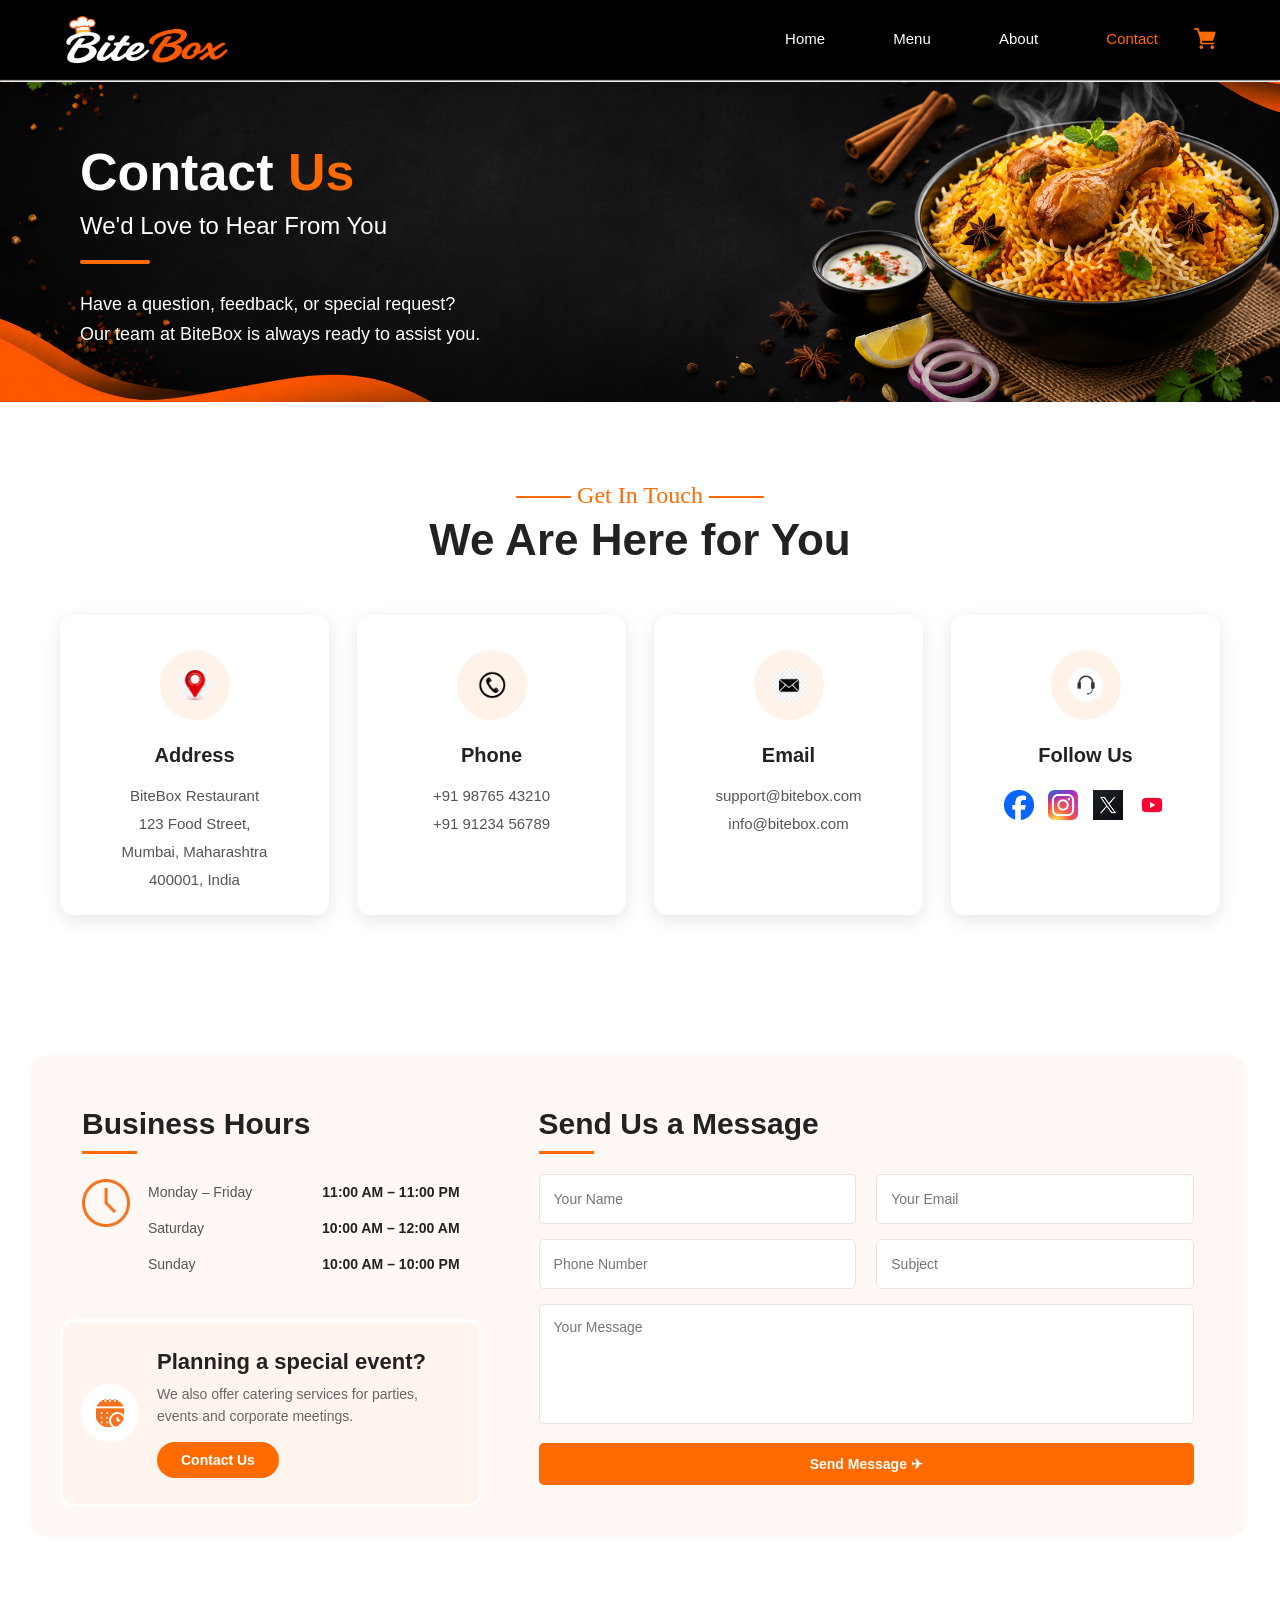
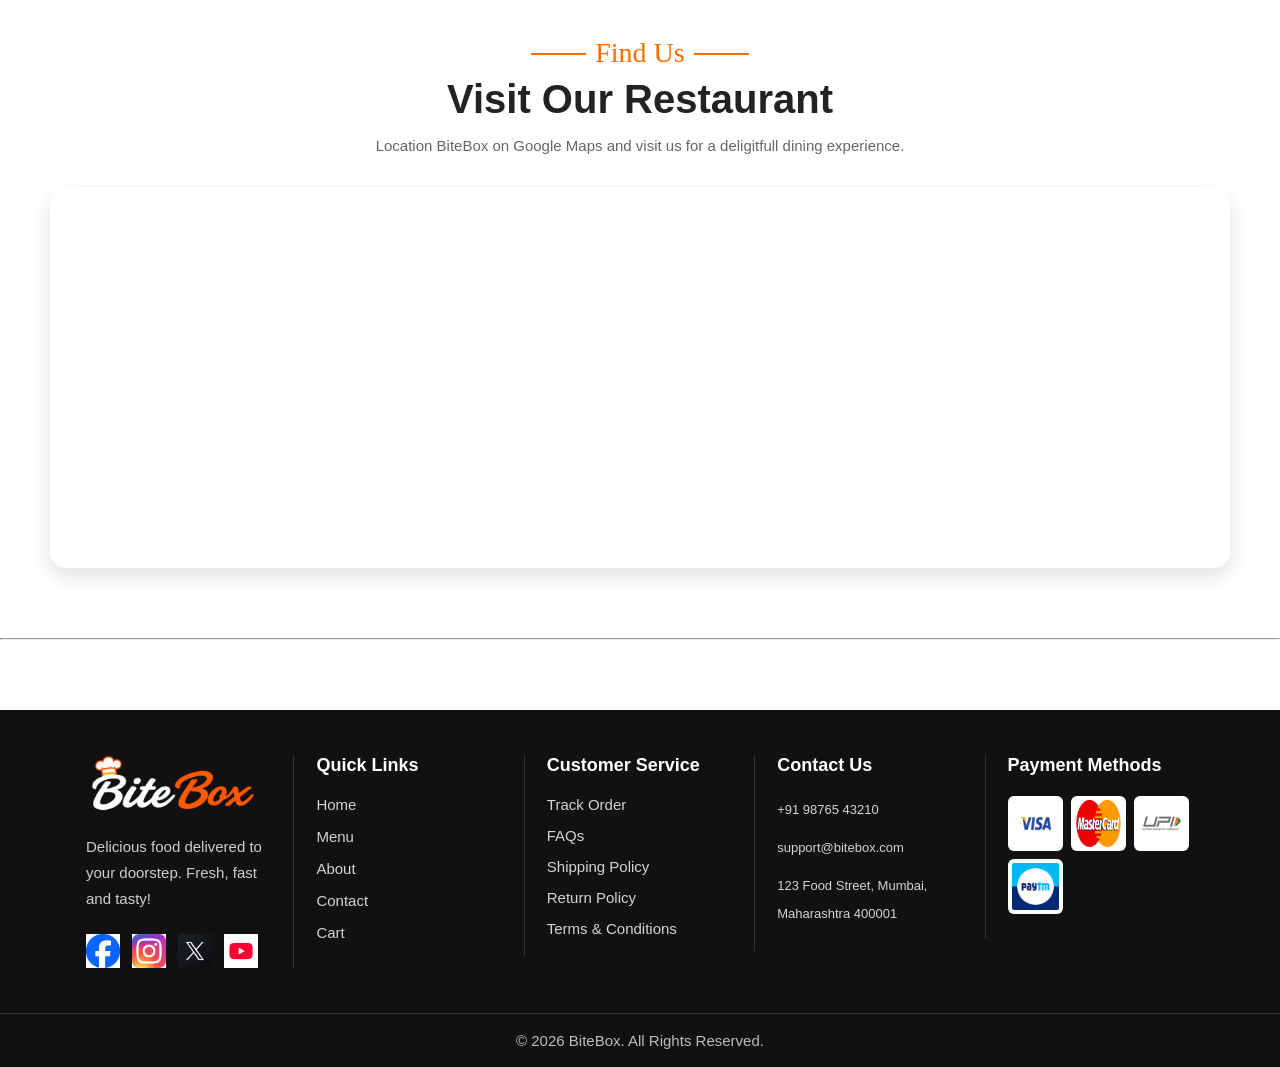
<file: contact.html>
<!doctype html>
<html lang="en">
  <head>
    <meta charset="UTF-8" />
    <meta name="viewport" content="width=device-width, initial-scale=1.0" />
    <title>Contact Us</title>
    <link rel="stylesheet" href="css/style.css">
    <link rel="preconnect" href="https://fonts.googleapis.com">
<link rel="preconnect" href="https://fonts.gstatic.com" crossorigin>
<link href="https://fonts.googleapis.com/css2?family=Pacifico&display=swap" rel="stylesheet">
  </head>
  <body>
  <header>
      <img
        src="assets/images/biteboxnewlogo.png"
        alt="BiteBox Logo"
        class="logo"
      />
      <!-- Navigation Links -->
      <!--Navigation Menu-->
      <nav>
        <a href="index.html" >Home</a>
        |
        <a href="menu.html">Menu</a>
        |
        <a href="about.html">About</a>
        |
        <a href="contact.html" class="active">Contact</a>

        <a href="cart.html">
          <div class="cart-icon">
            <img
            src="assets/images/cart.png"
            alt="Cart Icon"
            width="22"
            height="22"
          />
          </div>
          
        </a>
      </nav>
    </header>
    <hr />

    <main>
      <!-- Contact Hero Section -->
      <section id="content-hero">
        <div class="hero-content">
          <h2>Contact <span>Us</span></h2>
          <h3>We'd Love to Hear From You</h3>
         <hr>
          <p>
            Have a question, feedback, or special request?<br />
            Our team at BiteBox is always ready to assist you.
          </p>
        </div>
      </section>

      <section id="contact-info">
        <div class="section-title">
          <h4>Get In Touch</h4>
          <h2>We Are Here for You</h2>
        </div>
        <div class="contact-container">
          <!-- Address Card -->
          <article>
            <img
              src="assets/images/location.jpg"
              alt="location"
              width="50px"
              height="50px"
            />
            <h3>Address</h3>
            <p>
              BiteBox Restaurant<br />
              123 Food Street,<br />
              Mumbai, Maharashtra<br />
              400001, India
            </p>
          </article>

          <!--phone Card -->
          <article>
            <img
              src="assets/images/phone.webp"
              alt="phone"
              width="50px"
              height="50px"
            />
            <h3>Phone</h3>
            <p>
              +91 98765 43210<br />
              +91 91234 56789
            </p>
          </article>

          <!-- Email Card -->
          <article>
            <img
              src="assets/images/email.jpg"
              alt="email-icon"
              width="50px"
              height="50px"
            />
            <h3>Email</h3>
            <p>
              support@bitebox.com<br />
              info@bitebox.com
            </p>
          </article>

          <!-- Social Media Card -->
          <article>
            <img
              src="assets/images/support-icon.jpg"
              width="50px"
              height="50px"
            />
            <h3>Follow Us</h3>
            <a href="#">
              <img src="assets/images/fb.jpg" width="35px" height="35px" />
            </a>
            <a href="#">
              <img src="assets/images/insta.jpg" width="35px" height="35px" />
            </a>
            <a href="#">
              <img src="assets/images/twitter.jpg" width="35px" height="35px" />
            </a>
            <a href="#">
              <img src="assets/images/yt.png" width="35px" height="35px"
            /></a>
          </article>
        </div>
      </section>

      <!--================ Contact Details Section ================-->

<section id="contact-details">

    <!-- Left Column -->

    <div class="left-column">

        <!-- Business Hours -->

        <div class="business-card">

            <h2>Business Hours</h2>

            <hr>

            <div class="business-content">

                <img src="assets/icons/clock.png" alt="Clock">

                <table>

                    <tr>
                        <td>Monday – Friday</td>
                        <td>11:00 AM – 11:00 PM</td>
                    </tr>

                    <tr>
                        <td>Saturday</td>
                        <td>10:00 AM – 12:00 AM</td>
                    </tr>

                    <tr>
                        <td>Sunday</td>
                        <td>10:00 AM – 10:00 PM</td>
                    </tr>

                </table>

            </div>

        </div>


        <!-- Event Card -->

        <div class="event-card">

            <img src="assets/icons/calendar.png" alt="Calendar">

            <div>

                <h3>Planning a special event?</h3>

                <p>
                    We also offer catering services for parties,
                    events and corporate meetings.
                </p>

                <a href="#">Contact Us</a>

            </div>

        </div>

    </div>



    <!-- Right Column -->

    <div class="right-column">

        <h2>Send Us a Message</h2>

        <hr>

        <form>

            <div class="form-row">

                <input type="text" placeholder="Your Name" name="name">

                <input type="email" placeholder="Your Email" name="email">

            </div>

            <div class="form-row">

                <input type="tel" placeholder="Phone Number" name="phone">

                <input type="text" placeholder="Subject" name="subject">

            </div>

            <textarea placeholder="Your Message" name="message"></textarea>

            <button class="contact-form-button" type="submit">Send Message ✈</button>

        </form>

    </div>

</section>


      <section id="google-map">
        <div class="section-title">
          <h4>Find Us</h4>
          <h2>Visit Our Restaurant</h2>
          <p>
            Location BiteBox on Google Maps and visit us for a deligitfull
            dining experience.
          </p>
        </div>
        <iframe
          src="https://www.google.com/maps/embed?pb=!1m18!1m12!1m3!1d3784.759655355682!2d73.85787490000001!3d18.4492186!2m3!1f0!2f0!3f0!3m2!1i1024!2i768!4f13.1!3m3!1m2!1s0x3bc2eb00109c8a5d%3A0xdcdbaea7c651f7cd!2sItvedant%20-%20Katraj!5e0!3m2!1sen!2sin!4v1793364259515!5m2!1sen!2sin"
          width="100%"
          height="450"
          loading="lazy"
        ></iframe>
      </section>
    </main>

    <hr />
    <footer>
    <div class="footer-container">

        <!-- Logo and Social Media -->
        <section>
            <img src="assets/images/biteboxnewlogo.png"
                 alt="BiteBox Logo"
                 width="180">

            <p>
                Delicious food delivered to your doorstep.
                Fresh, fast and tasty!
            </p>

            <div class="footer-socials">
                <a href="#" target="_blank">
                    <img src="assets/images/fb.jpg" alt="Facebook">
                </a>

                <a href="#" target="_blank">
                    <img src="assets/images/insta.jpg" alt="Instagram">
                </a>

                <a href="#" target="_blank">
                    <img src="assets/images/twitter.jpg" alt="Twitter">
                </a>

                <a href="#" target="_blank">
                    <img src="assets/images/yt.png" alt="YouTube">
                </a>
            </div>
        </section>

        <!-- Quick Links -->
        <section>
            <h3>Quick Links</h3>
            <ul>
                <li><a href="bite.html">Home</a></li>
                <li><a href="menu.html">Menu</a></li>
                <li><a href="about.html">About</a></li>
                <li><a href="contact.html">Contact</a></li>
                <li><a href="cart.html">Cart</a></li>
            </ul>
        </section>

        <!-- Customer Service -->
        <section>
            <h3>Customer Service</h3>
            <ul>
                <li>Track Order</li>
                <li>FAQs</li>
                <li>Shipping Policy</li>
                <li>Return Policy</li>
                <li>Terms & Conditions</li>
            </ul>
        </section>

        <!-- Contact Information -->
        <section>
            <h3>Contact Us</h3>

            <p>
                <i class="fa fa-phone"></i>
                +91 98765 43210
            </p>

            <p>
                <i class="fa fa-envelope"></i>
                support@bitebox.com
            </p>

            <p>
                <i class="fa-solid fa-map-pin"></i>
                123 Food Street, Mumbai, Maharashtra 400001
            </p>
        </section>

        <!-- Payment Methods -->
        <section>
            <h3>Payment Methods</h3>

            <div class="payment-icons">
                <img src="assets/images/visa.jpg" alt="Visa">
                <img src="assets/images/mastercard.png" alt="MasterCard">
                <img src="assets/images/upi.png" alt="UPI">
                <img src="assets/images/paytm.png" alt="Paytm">
            </div>
        </section>

    </div>

    <!-- Copyright -->
    <p>© 2026 BiteBox. All Rights Reserved.</p>
</footer>
  </body>
</html>
</file>
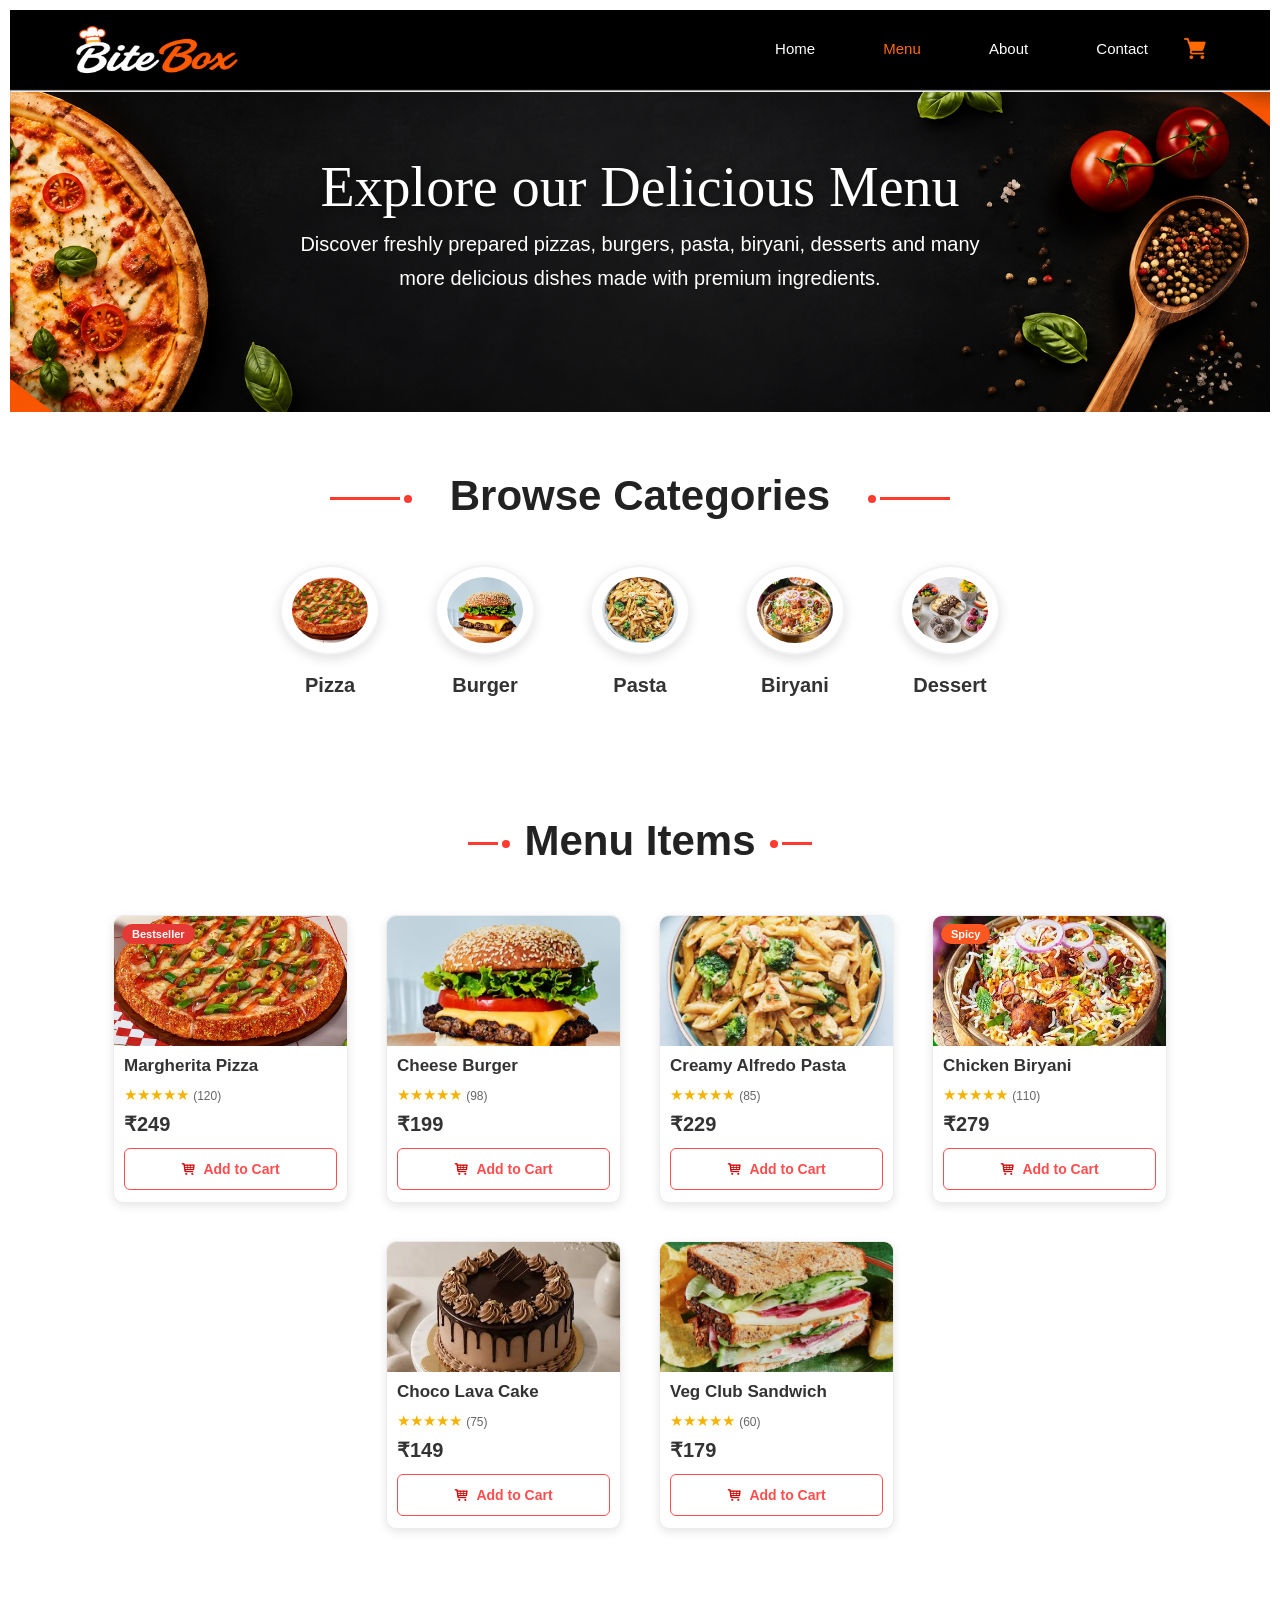
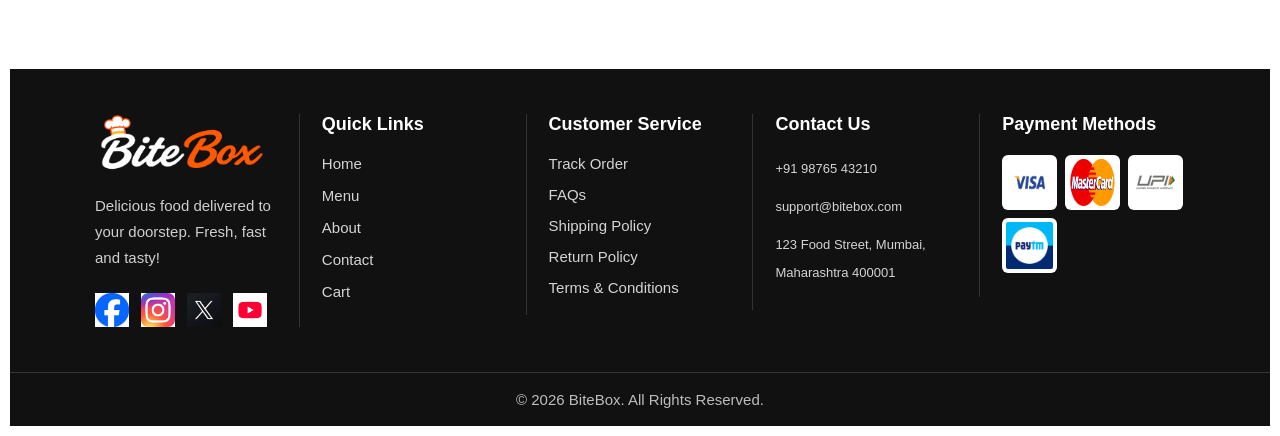
<file: menu.html>
<!doctype html>
<html lang="en">
  <head>
    <meta charset="UTF-8" />
    <meta name="viewport" content="width=device-width, initial-scale=1.0" />
    <title>Menu</title>
    <link rel="stylesheet" href="css/style.css" />
    <link rel="preconnect" href="https://fonts.googleapis.com" />
    <link rel="preconnect" href="https://fonts.gstatic.com" crossorigin />
    <link
      href="https://fonts.googleapis.com/css2?family=Pacifico&display=swap"
      rel="stylesheet"
    />
  </head>
  <body style="padding: 10px">
    <header>
      <img
        src="assets/images/biteboxnewlogo.png"
        alt="BiteBox Logo"
        class="logo"
      />
      <!-- Navigation Links -->
      <!--Navigation Menu-->
      <nav>
        <a href="index.html" >Home</a>
        |
        <a href="menu.html" class="active">Menu</a>
        |
        <a href="about.html">About</a>
        |
        <a href="contact.html">Contact</a>

        <a href="cart.html">
          <div class="cart-icon">
            <img
            src="assets/images/cart.png"
            alt="Cart Icon"
            width="22"
            height="22"
          />
          </div>
          
        </a>
      </nav>
    </header>
    <hr />

    <!--Menu hero section---->
    <section id="menu-hero">
      <h1>Explore our Delicious Menu</h1>
      <p>
        Discover freshly prepared pizzas, burgers, pasta, biryani, desserts and
        many more delicious dishes made with premium ingredients.
      </p>
    </section>

    <section id="categories">
      <h2><span></span>Browse Categories<span></span></h2>
      <div>
        <article>
          <img
            src="assets/images/pizza.jpg"
            alt="pizza-img"
            width="120"
            height="120"
          />
          <h3>Pizza</h3>
        </article>
        <article>
          <img
            src="assets/images/burger.jpg"
            alt="burger-img"
            width="120"
            height="120"
          />
          <h3>Burger</h3>
        </article>
        <article>
          <img
            src="assets/images/pasta.jpg"
            alt="pasta-img"
            width="120"
            height="120"
          />
          <h3>Pasta</h3>
        </article>
        <article>
          <img
            src="assets/images/biryani.jpg"
            alt="biryani-img"
            width="120"
            height="120"
          />
          <h3>Biryani</h3>
        </article>
        <article>
          <img
            src="assets/images/dessert.jpg"
            alt="dessert-img"
            width="120"
            height="120"
          />
          <h3>Dessert</h3>
        </article>
      </div>
    </section>

    <!-- Menu Items Section -->
    <section id="menu-items">
      
      <h2>
        <span></span>
        Menu Items
        <span></span>
      </h2>

      <div>
        <!-- Menu Item 1 -->

        <article>
          <span class="tag">Bestseller</span>

          <img
            src="assets/images/pizza.jpg"
            alt="Margherita Pizza"
          />

          <h3>Margherita Pizza</h3>

          <p class="rating">
            &#9733;&#9733;&#9733;&#9733;&#9733;
            <small>(120)</small>
          </p>

          <p class="price">₹249</p>

          <button>
            <img
              src="assets/icons/cart-red.png"
              alt="Cart"
              width="14"
              height="14"
            />
            Add to Cart
          </button>
          
        </article>

        <!-- Menu Item 2 -->

        <article>
          <img src="assets/images/burger.jpg" alt="Cheese Burger" />

          <h3>Cheese Burger</h3>

          <p class="rating">
            &#9733;&#9733;&#9733;&#9733;&#9733;
            <small>(98)</small>
          </p>

          <p class="price">₹199</p>

          <button>
            <img
              src="assets/icons/cart-red.png"
              alt="Cart"
              width="14"
              height="14"
            />
            Add to Cart
          </button>
        </article>

        <!-- Menu Item 3 -->

        <article>
          <img
            src="assets/images/pasta.jpg"
            alt="Creamy Alfredo Pasta"
          />
          
          <h3>Creamy Alfredo Pasta</h3>

          <p class="rating">
            &#9733;&#9733;&#9733;&#9733;&#9733;
            <small>(85)</small>
          </p>

          <p class="price">₹229</p>

          <button>
            <img
              src="assets/icons/cart-red.png"
              alt="Cart"
              width="14"
              height="14"
            />
            Add to Cart
          </button>
        </article>

        <!-- Menu Item 4 -->

        <article>
          <span class="tag spicy">Spicy</span>

          <img src="assets/images/biryani.jpg" alt="Chicken Biryani" />

          <h3>Chicken Biryani</h3>

          <p class="rating">
            &#9733;&#9733;&#9733;&#9733;&#9733;
            <small>(110)</small>
          </p>
          
          <p class="price">₹279</p>

          <button>
            <img
              src="assets/icons/cart-red.png"
              alt="Cart"
              width="14"
              height="14"
            />
            Add to Cart
          </button>
        </article>

        <!-- Menu Item 5 -->

        <article>
          <img src="assets/images/cake.jpg" alt="Choco Lava Cake" />

          <h3>Choco Lava Cake</h3>

          <p class="rating">
            &#9733;&#9733;&#9733;&#9733;&#9733;
            <small>(75)</small>
          </p>

          <p class="price">₹149</p>

          <button>
            <img
              src="assets/icons/cart-red.png"
              alt="Cart"
              width="14"
              height="14"
            />
            Add to Cart
          </button>
        </article>
        
        <!-- Menu Item 6 -->

        <article>
          <img
            src="assets/images/sandwich.jpg"
            alt="Veg Club Sandwich"
          />

          <h3>Veg Club Sandwich</h3>

          <p class="rating">
            &#9733;&#9733;&#9733;&#9733;&#9733;
            <small>(60)</small>
          </p>

          <p class="price">₹179</p>

          <button>
            <img
              src="assets/icons/cart-red.png"
              alt="Cart"
              width="14"
              height="14"
            />
            Add to Cart
          </button>
        </article>
      </div>
    </section>

    <!-- <section id="offer">
      <div class="offer-content">
        <h2>Today's Special Offer!</h2>
        <p>
          Get <strong>20% OFF</strong> on all orders above
          <strong>₹499</strong>
        </p>
        <p>Use Code: <strong>BITE20</strong></p>
        <a href="menu.html"> Order Now </a>
      </div>

      <div class="offer-image">
        <div class="offer-image">
          <img src="assets/images/badge.jpg" width="320" />
        </div>
      </div>
    </section> -->

    <footer>
    <div class="footer-container">

        <!-- Logo and Social Media -->
        <section>
            <img src="assets/images/biteboxnewlogo.png"
                 alt="BiteBox Logo"
                 width="180">

            <p>
                Delicious food delivered to your doorstep.
                Fresh, fast and tasty!
            </p>

            <div class="footer-socials">
                <a href="#" target="_blank">
                    <img src="assets/images/fb.jpg" alt="Facebook">
                </a>

                <a href="#" target="_blank">
                    <img src="assets/images/insta.jpg" alt="Instagram">
                </a>

                <a href="#" target="_blank">
                    <img src="assets/images/twitter.jpg" alt="Twitter">
                </a>

                <a href="#" target="_blank">
                    <img src="assets/images/yt.png" alt="YouTube">
                </a>
            </div>
        </section>

        <!-- Quick Links -->
        <section>
            <h3>Quick Links</h3>
            <ul>
                <li><a href="bite.html">Home</a></li>
                <li><a href="menu.html">Menu</a></li>
                <li><a href="about.html">About</a></li>
                <li><a href="contact.html">Contact</a></li>
                <li><a href="cart.html">Cart</a></li>
            </ul>
        </section>

        <!-- Customer Service -->
        <section>
            <h3>Customer Service</h3>
            <ul>
                <li>Track Order</li>
                <li>FAQs</li>
                <li>Shipping Policy</li>
                <li>Return Policy</li>
                <li>Terms & Conditions</li>
            </ul>
        </section>

        <!-- Contact Information -->
        <section>
            <h3>Contact Us</h3>

            <p>
                <i class="fa fa-phone"></i>
                +91 98765 43210
            </p>

            <p>
                <i class="fa fa-envelope"></i>
                support@bitebox.com
            </p>

            <p>
                <i class="fa-solid fa-map-pin"></i>
                123 Food Street, Mumbai, Maharashtra 400001
            </p>
        </section>

        <!-- Payment Methods -->
        <section>
            <h3>Payment Methods</h3>

            <div class="payment-icons">
                <img src="assets/images/visa.jpg" alt="Visa">
                <img src="assets/images/mastercard.png" alt="MasterCard">
                <img src="assets/images/upi.png" alt="UPI">
                <img src="assets/images/paytm.png" alt="Paytm">
            </div>
        </section>

    </div>

    <!-- Copyright -->
    <p>© 2026 BiteBox. All Rights Reserved.</p>
</footer>
  </body>
</html>
</file>
<file: css/style.css>
*{
    margin: 0;
    padding: 0;
    box-sizing: border-box;
    font-family: Arial, Helvetica, sans-serif;
}

/* Website Header */
header{
    width:100%;
    height:80px;
    padding:0 60px;
    background: black;
    border-bottom:1px solid rgba(255,255,255,.08);
    display:flex;
    justify-content:space-between;
    align-items:center;
    position:sticky;
    top:0;
    z-index:1000;
}

.logo{
    width:170px;
    height:50px;
}

header nav{
    display:flex;
    align-items:center;
    gap:28px;
    
}

header nav a{
    display:flex;
    align-items:center;
    justify-content:center;
    height:80px;
    padding:0 4px;
    text-decoration:none;
    color:#ffffff;
    font-size:15px;
    font-weight:500;
    border-bottom:3px solid transparent;
}

.cart-icon img{
    display:block;
    width:22px;
    height:22px;
}

header nav a:hover{
    color:#ff6b00;
}



/* Active Navigation Link */

nav a.active {
    color: #ff6b00;
}

	
/* Home Hero Section */
#home-hero{
    background-image: url('../assets/images/home-hero-banner3.jpg');
    background-repeat: no-repeat;
    background-position: center;
    background-size: cover;
    height: 450px;
    padding:55px 80px;
}

#home-hero h1{
    color:rgb(251, 251, 251);
    font-family:"Montserrat", sans-serif;
    font-size: 53px;
    font-weight: 800;
    line-height: 58px;
    width:650px;
    margin-bottom: 20px;
}

#home-hero h1 span{
    color: #F5A300;
}

#home-hero p{
    color:white;
    font-size: 18px;
    line-height: 28px;
    width: 420px;
    margin-bottom: 35px;
    font-family: "Dancing Script", cursive;
}

/* Hero Buttons */

.hero-buttons{
    margin-top: 35px;
}

.hero-buttons a{
    display: inline-block;
    min-width: 180px;
    padding: 15px 30px;
    text-align: center;
    text-decoration: none;
    font-size: 18px;
    font-weight: 600;
    border-radius: 6px;
    transition: 0.3s;
}

.order-btn{
    background-color: #F44336;
    color: white;
    margin-right: 15px;
}
.menu-btn{
    background-color: transparent;
    color:white;
    border: 2px solid white;
}
.order-btn:hover{
    background-color: #D32F2F;
}
.menu-btn:hover{
    background-color: white;
    color: #222;
}

/* Menu html Section */
#menu-hero{
    background-image: url('../assets/images/menu-hero.png');
    background-repeat: no-repeat;
    background-position: center;
    background-size: cover;
    height: 320px;
    text-align: center;
    padding: 65px;
}

#menu-hero h1{
    font-family:"great vibes",cursive;
    font-size:56px;
    line-height: 60px;

    font-weight: 400;
    color:white;
    text-align: center;
    text-shadow: 2px 2px 8px rgba(0, 0, 0, 0.5);
    margin-bottom: 10px;
}

#menu-hero p{
    color:white;
    font-size: 20px;
    line-height: 34px;
    width: 700px;
    text-align: center;
    margin: 0 auto 35px;
}


   
/* contact section */
#content-hero{
    background-image: url('../assets/images/content-hero.png');
    background-repeat: no-repeat;
    background-position: 100% 80%;
    background-size: cover;
    height: 320px;
    text-align: left;
    padding: 60px 80px;
}

#content-hero h2{
    color: #ffffff;
    font-size:52px;
    font-weight: 700;
    margin-bottom: 10px;
}

#content-hero h2 span{
    color: #ff6b00;
}

#content-hero h3{
    color: #ffffff;
    font-size: 24px;
    font-weight: 500;
    margin-bottom: 20px;
}
    
#content-hero hr{
    width: 70px;
    height: 4px;
    background-color: #ff6b00;
    border: none;
    border-radius: 10px;
    margin-bottom: 25px;
}

#content-hero p{
    color: #ffffff;
    font-size: 18px;
    line-height: 30px;
    width: 460px;
}

/*about section*/
#about-hero{
    background-image: url('../assets/images/about-hero.png');
    background-repeat: no-repeat;
    background-position: center;
    background-size: cover;
    height: 320px;
    text-align: left;
    padding: 60px 80px;
}

#about-hero h2{
    color: #ffffff;
    font-family: "Montserrat", sans-serif;
    font-size: 72px;
    font-weight: 700;
    line-height: 54px;
    margin-bottom: 10px;
}

/* About Highlight */
#about-hero h2 span{
    font-family: "Allura", cursive;
    color: #ff6b00;
    font-size: 62px;
    font-weight: 400;
}

	
#about-hero p{
 
    color: #ffffff;
 
    font-size: 22px;
 
    font-weight: 400;
 
    margin-bottom: 18px;
 
}

	
#about-hero hr{
 
    width: 45px;
 
    height: 3px;
 
    background-color: #ff6b00;
 
    border: none;
 
    border-radius: 20px;
 
}

/*cart section*/

#cart-hero{
    background-image: url('../assets/icons/fork-and-spoon.png');
    background-repeat: no-repeat;
    background-position: center;
    background-size: cover;
    height: 320px;
    text-align: center;
    padding: 60px 80px;
}

#cart-hero h1{
    color: #ffffff;

    font-family: "Lobster", cursive;

    font-size: 58px;

    font-weight: 400;

    text-shadow: 2px 2px 8px rgba(0,0,0,0.5);

    margin-bottom: 20px;
}

.divider{
    text-align: center;
    margin-bottom: 25px;
}
.divider hr{
    display: inline-block;
    width: 120px;
    height: 3px;
    background-color: #ff6b00;
    border: none;
    border-radius: 20px;
    vertical-align: middle;
}
.divider img{
    width: 34px;
    height: 34px;
    margin: 0 15px;
    display: inline-block;
    vertical-align: middle;
    border-radius: 50%;
}



#cart-hero p{

    color: #ffffff;

    font-size: 16px;

    line-height: 30px;

    width: 720px;

    margin: 0 auto;

}

.active{
    color: #ff6b00;
}

#features{
    background-color: #ffffff;
    padding: 45px 25px;

    display:flex;
    flex-wrap:wrap;
    justify-content:space-between;
}

#features h2{
    width:100%;
    text-align:center;
    font-size: 42px;
    font-weight: 700;
    color:#222222;
    margin-bottom: 40px;
    position:relative;
}

#features h2::after{
    content: "";
    display: block;
    width: 70px;
    height: 3px;
    background-color: #ff6b00;
    margin: 10px auto 0;
}


#features article{
    width: 250px;
    padding:0 15px;
    display:flex;
    align-items:center;
    border-right: 1px solid #e5e5e5;
}

#features article:last-child{
    border-right: none;
}

#features article img{
    width:55px;
    height:55px;
    margin-right: 20px;
    flex-shrink:0;
}

#features article div{
    flex:1;
}

#features article h3{
    font-size: 18px;
    font-weight: 700;

    color:#000000;
    margin-bottom: 6px;
}

#features article p{
    font-size: 16px;
    color:#3a3939;
    line-height: 21px;
    margin : 0;
}

#popular-dishes{
    background-color: #ffffff;
    padding: 60px 30px;
    display:flex;
    flex-wrap:wrap;
    justify-content:center;
    gap:18px;
}

#popular-dishes h2{
    width:100%;
    text-align:center;
    font-size: 42px;
    font-weight: 700;
    color:#222222;
    margin-bottom: 22px;
    position:relative;
}


#popular-dishes h2::after{
    content:"";
    display:block;
    width:70px;
    height:3px;
    background-color:#ff6b00;
    margin:10px auto 0;
}

#popular-dishes article{
    width:270px;
    background-color:#ffffff;
    border-radius:14px;
    overflow:hidden;
    box-shadow:0 3px 12px rgba(0,0,0,0.12);
}

#popular-dishes article img{
    width:100%;
    height:135px;
    object-fit:cover;
    display:block;
}

popular-dishes article h3{
    font-size: 18px;
    font-weight: 700;
    color:#222222;
    margin: 10px 12px 6px;
}

#popular-dishes .details{
    display:flex;
    justify-content:space-between;
    align-items:center;
    padding: 0 12px 10px;
}

#popular-dishes .rating{
    color:#f5b301;
    font-size: 18px;
    font-weight: 600;
    margin: 0;
}

#popular-dishes .rating small{
    color:#666666;
    font-size: 12px;
}

#popular-dishes .price{
    color:#f44336;
    font-size: 20px;
    font-weight: 700;
    margin: 0;
}

#popular-dishes article:hover{
    box-shadow: 0 8px 22px rgba(0,0,0,0.18);
}

#offer{
     width: 95%;
    height: 350px;
    margin:70px auto;
    padding:28px 55px;
    box-sizing:border-box;
    background-image:url("../assets/images/offer.png");
    background-repeat:no-repeat;
    background-size:100% 100%;
    background-position:center;
    border-radius:20px;
}
/* Offer Content */
.offer-content{
    width:38%;
}
/* Heading */
.offer-content h2{
    font-size:34px;
    font-weight:800;
    color:#ffffff;
    line-height:1.15;
    margin-bottom:15px;
}

.offer-content h2 span{
    background:linear-gradient(180deg,#ffffff 0%,#fff9d8 25%,#ffe47a 55%,#ffc107 80%,#ff9800 100%);
    -webkit-background-clip:text;
    -webkit-text-fill-color:transparent;
    background-clip:text;
}

/* Description */
.offer-content p{
    font-size:18px;
    color:#ffffff;
    line-height:1.5;
    margin-bottom:10px;
}

.offer-content strong{
    color:#ffb400;
}

/* Button */
.offer-content a{
    display:inline-block;
    margin-top:8px;
    padding:12px 32px;
    background:#ff3b30;
    color:#ffffff;
    text-decoration:none;
    font-size:17px;
    font-weight:600;

 border-radius:8px;
    width: 200px;
    text-align: center;
}

.offer-content a:hover{
    background-color: #D32F2F;
}

#reviews{
    background :#ffffff;
    padding: 60px 30px;
    display:flex;
    flex-wrap:wrap;
    justify-content:center;
    gap:22px;
}

#reviews h2{
    width:100%;
    text-align:center;
    font-size: 42px;
    font-weight: 700;
    color:#222222;
    margin-bottom: 30px;
    position:relative;
}

#reviews h2::after{
    content:"";
    display:block;
    width:70px;
    height:3px;
    background-color:#ff6b00;
    margin:10px auto 0;
}

#reviews article{
    width:330px;
    background-color:#ffffff;
    padding:22px 20px 18px;
    border-radius:12px;
    box-shadow:0 3px 12px rgba(0,0,0,0.12);
    position:relative;
}

#reviews article::before{
    content:"❝";
    position:absolute;
    top:-14px;
    left:18px;
    font-size:42px;
    color:#ff3b30;
    background-color:#ffffff;
    line-height:1;
    padding:0 4px;
}

#reviews article>p{
    font-size: 15px;
    color:#444444;
    line-height: 22px;
    margin: 0 0 14px;
    padding-top: 6px;
}

#reviews .customer{
    display:flex;
    align-items:center;
}

#reviews .customer img{
    width: 46px;
    height: 46px;
    border-radius: 50%;
    object-fit: cover;
    margin-right: 10px;
}

#reviews .customer h3{
    font-size: 17px;
    font-weight: 700;
    color:#222222;
    margin: 0 0 1px;
}

#reviews .customer span{
    color:#f5b301;
    font-size: 20px;
}



#reviews article:hover{
    box-shadow:0 8px 20px rgba(0,0,0,0.18);
}

#newsletter{
    width:100%;
    margin:10px 0 0;
    padding: 10px 65px;
    background:linear-gradient(to right,#f44336,#e53935,#d32f2f);
    display:flex;
    justify-content:space-between;
    align-items:center;
    box-sizing:border-box;
}

.newsletter-content{
    display:flex;
    align-items:center;
    gap: 30px;
}

.newsletter-content img{
    width: 55px;
    height: 55px;
    background: #ffffff;
    border-radius: 50%;
    padding: 2px;
    object-fit: cover;
}

.newsletter-content h2{
    font-size: 28px;
    font-weight: 700;
    color: #ffffff;
    margin-bottom: 2px;
    line-height: 1.1;
}

.newsletter-content p{
    font-size: 15px;
    color: #ffeaea;
    line-height: 20px;
    margin: 0;
}

.newsletter-form{
    display:flex;
    align-items:center; 
}

.newsletter-form input{
    width:300px;
    height: 38px;
    border: none;
    outline: none;
    padding: 0 14px;
    font-size: 14px;
    border-radius: 4px 0 0 4px;
}

.newsletter-form button{
    height: 38px;
    padding: 0 24px;
    border: none;
    background-color: #111111;
    color: #ffffff;
    font-size: 14px;
    font-weight: 600;
    cursor: pointer;
    border-radius: 0 4px 4px 0;
}

.newsletter-image img{
    width:140px;
    height: auto;
    display:block;
    border-radius: 50%;
    box-shadow: 0 3px 12px rgba(0,0,0,0.12);

}

.newsletter-form button:hover{
    background:#5c5757;
}

/* Menu Page Browse Categories Section */
#categories{
    background-color: #ffffff;
    padding: 60px 30px;
    text-align: center;
}

#categories h2{
    font-size: 42px;
    font-weight: 700;
    color:#222222;
    margin-bottom: 45px;
}

#categories h2 span{
    display:inline-block;
    width: 70px;
    height: 3px;
    background:#ff3b30;
    vertical-align: middle;
    margin:10px 50px;
    position:relative;

}


#categories h2 span::before{
    content:"";
    width:8px;
    height:8px;
    background:#ff3b30;
    border-radius:50%;
    position:absolute;
    top:-2px;
}


#categories h2 span:first-child::before{
    right:-12px;
}

#categories h2 span:last-child::before{
    left:-12px;
}

#categories div {
    display: flex;
    justify-content: center;
    align-items: flex-start;
    flex-wrap: wrap;
    gap: 55px;
}

#categories article{
    text-align:center;
}


#categories article img{
    width:100px;
    height:90px;
    padding:10px;
    background:#ffffff;
    border:2px solid #f2f2f2;
    border-radius:50%;
    object-fit:cover;
    box-shadow:0 4px 12px rgba(0,0,0,0.12);
    margin-bottom:15px;
}

/* Category Name */

#categories article h3{
    font-size:20px;
    font-weight:600;
    color:#333333;
}

/* Hover Effect */

#categories article img:hover{
    box-shadow:0 8px 18px rgba(0,0,0,0.18);
}

/* Menu Items Section */

#menu-items{
    background:#ffffff;
    padding:60px 25px;
    text-align:center;
}

/* Section Heading */

#menu-items h2{
    font-size:42px;
    font-weight:700;
    color:#222222;
    margin-bottom:40px;
}

#menu-items h2 span{
    display:inline-block;
    width:30px;
    height:3px;
    background:#ff3b30;
    margin:0 15px;
    position:relative;
    vertical-align:middle;
}


#menu-items h2 span::before{
    content:"";
    width:8px;
    height:8px;
    background:#ff3b30;
    border-radius:50%;
    position:absolute;
    top:-2px;
}

#menu-items h2 span:first-child::before{
    right:-12px;
}

#menu-items h2 span:last-child::before{
    left:-12px;
}

/* Menu Items Container */

#menu-items > div{
    display:flex;
    justify-content:center;
    flex-wrap:wrap;
    gap:18px;
}

#menu-items article{
    width:235px;
    background:#ffffff;
    border:1px solid #ececec;
    border-radius:10px;
    overflow:hidden;
    box-shadow:0 3px 10px rgba(0,0,0,0.10);
    text-align:left;
    position:relative;
    margin: 10px;
}

/* Badge */

.tag{
    position:absolute;
    top:8px;
    left:8px;
    background:#e53935;
    color:#ffffff;
    padding:4px 10px;
    font-size:11px;
    font-weight:600;
    border-radius:20px;
}

.spicy{
    background:#ff5722;
}

/* Food Image */

#menu-items article img{
    width:100%;
    height:130px;
    object-fit:cover;
    display:block;
}

/* Food Name */

#menu-items article h3{
    font-size:17px;
    font-weight:600;
    color:#333333;
    margin:10px;
}

.rating{
    margin:0 10px 8px;
    color:#f5b301;
    font-size:15px;
}

.rating small{
    color:#666666;
    font-size:12px;
}

.price{
    margin:0 10px 12px;
    font-size:20px;
    font-weight:700;
    color:#333333;
}

#menu-items article button{
    width:calc(100% - 20px);
    margin:0 10px 12px;
    padding:9px 0;
    background:#ffffff;
    color:#ff4d4d;
    border:1px solid #ff4d4d;
    border-radius:6px;
    cursor:pointer;
    display:flex;
    justify-content:center;
    align-items:center;
    gap:8px;
    font-size:14px;
    font-weight:600;
}

#menu-items article button img{
    width:14px;
    height:14px;
}

#menu-items article:hover{
    box-shadow:0 8px 18px rgba(0,0,0,0.18);
}


#story{
    background:#ffffff;
    padding:80px 70px;
}

/* Layout */

#story>article{
    display:flex;
    justify-content:center;
    align-items:center;
    gap:70px;
}

/* Restaurant Image */

#story>article>img{
    width:500px;
    border-radius:16px;
    box-shadow:0 8px 20px rgba(0,0,0,.12);
}

.story-content{
    width:520px;
}

/* Small Heading */

.story-content small{
    color:#ff6b35;
    font-size:30px;
    font-weight:800;
    font-family:"Allura",cursive;
}

/* Main Heading */

.story-content h2{
    font-size:40px;
    color:#222;
    line-height:58px;
    margin:8px 0 20px;
}

.story-content h2 span{
    color:#ff6b35;
    font-family:"Allura",cursive;
    font-size:56px;
    font-weight:400;
}

/* Paragraph */

.story-content p{
    color:#666;
    font-size:16px;
    line-height:30px;
    margin-bottom:18px;
}

/* Feature */
.story-features{
    display:flex;
    justify-content:space-between;
    margin-top:35px;
}
.story-features article{
    display:flex;
    align-items:center;
    gap:12px;
}

/* Circular Icon */
.feature-icon{
    width:58px;
    height:58px;

   border-radius:50%;
    background:#fff2ea;
    display:flex;
    justify-content:center;
    align-items:center;
}

.feature-icon img{
    width:26px;
    height:26px;
}

/* Feature Heading */

.story-features article h4{
    font-size:15px;
    color:#222;
    margin-bottom:2px;
}

/* Feature Text */

.story-features article p{
    margin:0;
    font-size:14px;
    color:#555;
    line-height:20px;
}

#mission-vision{
    background:#ffffff;
    padding:0px 80px;
}

/* Section Heading */

#mission-vision>h2{
    text-align:center;
    font-size:42px;
    font-weight:700;
    color:#222222;
    margin-bottom:50px;
    position:relative;
}

#mission-vision>h2::after{
    content:"";
    display:block;
    width:70px;
    height:3px;
    background:#ff6b00;
    margin:12px auto 0;
}

/* Cards Container */

#mission-vision>div{
    display:flex;
    justify-content:center;
}

#mission-vision article{
    flex:1;
    display:flex;
    align-items:center;
    gap:22px;

    background:#fff9f4;
    padding:35px;

    border:1px solid #ffe5d2;
}

#mission-vision article:first-child{
    border-radius:15px 0 0 15px;
    border-right:none;
}

#mission-vision article:last-child{
    border-radius:0 15px 15px 0;
}

/* Divider */

#mission-vision article:last-child{
    border-left:1px solid #ffd8bf;
}

/* Icon */

#mission-vision article img{
    width:65px;
    height:65px;
    background:#fff1e6;
    border-radius:50%;
    padding:15px;
    box-sizing:border-box;
}

/* Card Heading */

#mission-vision article h3{
    font-size:24px;
    color:#222222;
    margin-bottom:10px;
}

/* Description */

#mission-vision article p{
    color:#555555;
    font-size:16px;
    line-height:28px;
}

/* Chefs Section */
#chefs{
    background:#ffffff;
    padding:80px 70px;
    text-align:center;
}
/* Small Heading */
#chefs>small{
    display:block;
    font-family:"Allura",cursive;

font-size:44px;
    color:#ff6b00;
    margin-bottom:5px;
    font-weight: 400;
}

/* Main Heading */

#chefs>h2{
    font-size:42px;
    color:#222222;
    font-weight:700;
    margin-bottom:50px;
}

#chefs>h2 span{
    color:#ff6b00;
    font-family:"Allura",cursive;
    font-size:52px;
    font-weight:500;
}

/* Cards Container */

#chefs>div{
    display:flex;
    justify-content:center;
    gap:30px;
}

/* Chef Card */

#chefs article{
    width:340px;
    background:#ffffff;
    border-radius:15px;
    overflow:hidden;
    box-shadow:0 5px 18px rgba(0,0,0,.12);
    padding-bottom:25px;
}

/* Chef Image */

#chefs article>img{
    width:100%;
    height:260px;
    object-fit:cover;
    display:block;
}

/* Chef Name */

#chefs article h3{
    font-size:24px;
    color:#222222;
    margin:18px 0 6px;
}

/* Designation */
#chefs article h4{
    font-size:16px;
    color:#ff6b00;
    margin-bottom:15px;
}

/* Description */
#chefs article p{
    color:#666666;
    font-size:15px;
    line-height:24px;
    padding:0 25px;
    margin-bottom:22px;
}

/* Social Icons */
.chef-social{
    display:flex;
    justify-content:center;
    gap:18px;
}

/* Icons */
.chef-social img{
    width:20px;
    height:20px;
}

#statistics{
    background:#ffffff;
    padding:0px 70px;
}

#statistics>h2{
    text-align:center;
    font-size:42px;
    font-weight:700;
    color:#222222;
    margin-bottom:50px;
    position:relative;
}
#statistics>h2::after{
    content:"";
    display:block;
    width:70px;
    height:3px;
    background:#ff6b00;
    margin:12px auto 0;
}


/* Statistics Container */

#statistics>div{
    display:flex;
    justify-content:center;

    background:#1d1b1a;

    border-radius:16px;

    overflow:hidden;
}

/* Statistic Card */

#statistics article{
    flex:1;
    text-align:center;
    padding:35px 20px;
    border-right:1px solid rgba(255,255,255,.15);
}

#statistics article:last-child{
    border-right:none;
}

/* Icon */

#statistics article img{
    width:42px;
    height:42px;
    margin-bottom:15px;
}

/* Number */

#statistics article h3{
    font-size:38px;
    color:#ffffff;
    font-weight:700;
    margin-bottom:8px;
}



/* Text */

#statistics article p{
    font-size:16px;
    color:#d0d0d0;
    margin:0;
}

#contact-info{
    background:#ffffff;
    padding:80px 60px;
}
#contact-info .section-title{
 text-align:center;
    margin-bottom:50px;
}

/* Small Heading */

#contact-info .section-title h4{
    color:#ff6b00;
    font-size:24px;
    font-family:"Allura",cursive;
    font-weight:400;
    margin-bottom:6px;
    position:relative;
    display:inline-block;
}

#contact-info .section-title h4::before,
#contact-info .section-title h4::after{
    content:"";
    width:55px;
    height:2px;
    background:#ff6b00;
    position:absolute;
    top:50%;
}

#contact-info .section-title h4::before{
    right:105%;
}

#contact-info .section-title h4::after{
    left:105%;
}

/* Main Heading */
#contact-info .section-title h2{
    font-size:44px;
    font-weight:700;
    color:#222222;
}

/* Cards Container */
.contact-container{
    display:flex;
    justify-content:center;
    gap:28px;
}

/* Contact Card */
.contact-container article{
    width:280px;
    background:#ffffff;
    text-align:center;
    padding:35px 25px;
    border-radius:14px;
    box-shadow:0 5px 18px rgba(0,0,0,.10);
    height: 300px;
}

/* Main Icons */

.contact-container article>img:first-child{
    width:70px;
    height:70px;
    background:#fff2e8;
    padding:18px;
    box-sizing:border-box;
    border-radius:50%;
    margin-bottom:20px;
}

/* Card Heading */

.contact-container article h3{
    font-size:20px;
    color:#222222;
    margin-bottom:15px;
}

/* Card Details */

.contact-container article p{
    font-size:15px;
    color:#555555;
    line-height:28px;
    margin:0;
}

/* Social Icons */

.contact-container article a{
    text-decoration:none;
    margin:0 5px;
    display:inline-block;
}

.contact-container article a img{
    width:30px;
    height:30px;
    margin-top:8px;
}

/* Card Hover */

.contact-container article:hover{
    box-shadow:0 10px 25px rgba(0,0,0,.15);
}

#contact-details{
    width:95%;
    /* margin:60px auto; */
    margin-top: 60px;
    margin-left: 30px;
    background:#fff8f4;
    padding:30px;
    border-radius:18px;
    display:flex;
    justify-content:space-between;
    align-items:stretch;
    gap:35px;
    box-sizing:border-box;
}

/*================ Left Column =================*/
.left-column{
    width:40%;
    display:flex;
    flex-direction:column;
}

/* Business Hours Card */

.business-card{
    /* background:#ffffff; */
    padding:22px;
    border-radius:14px;
    /* box-shadow:0 4px 12px rgba(0,0,0,.08); */
}

/* Heading */

.business-card h2{
    font-size:30px;
    font-weight:700;
    color:#222222;
    margin-bottom:10px;
}

/* Orange Line */

.business-card hr{
    width:55px;
    height:3px;
    background:#ff6b00;
    border:none;
    margin-bottom:20px;
}

/* Content */

.business-content{
    display:flex;
    gap:18px;
    align-items:flex-start;
}

/* Clock Icon */

.business-content img{
    width:48px;
    height:48px;
    margin-top:5px;
}

/* Table */

.business-card table{
    width:100%;
    border-collapse:collapse;
}

.business-card td{
    padding:10px 0;
    font-size:14px;
    color:#555555;
}

.business-card td:last-child{
    text-align:right;
    font-weight:600;
    color:#222222;
}
/*================ Event Card =================*/
.event-card{
    margin-top:15px;
    background:#fff4ee;
    border-radius:14px;
    padding:18px;
    display:flex;
    align-items:center;
    gap:18px;
    flex:1;
    border-style: solid;
    border-color: white;
}

.event-card img{
    width:58px;
    height:58px;
    background:white;
    padding:14px;
    border-radius:50%;
    box-sizing:border-box;
    flex-shrink:0;
}

/* Event Heading */

.event-card h3{
    font-size:22px;
    color:#222222;
    margin-bottom:8px;
}

/* Event Text */

.event-card p{
    font-size:14px;
    color:#666666;
    line-height:22px;
    margin-bottom:15px;
}

/* Button */

.event-card a{
    display:inline-block;
    background:#ff6b00;
    color:#ffffff;
    text-decoration:none;
    padding:10px 24px;
    border-radius:30px;
    font-size:14px;
    font-weight:600;
}

/*================ Right Column =================*/

.right-column{
    width:66%;
    /* background:#ffffff; */
    padding:22px;
    border-radius:14px;
    /* box-shadow:0 4px 12px rgba(0,0,0,.08); */
}

/* Heading */

.right-column h2{
    font-size:30px;
    font-weight:700;
    color:#222222;
    margin-bottom:10px;
}

/* Orange Line */

.right-column hr{
    width:55px;
    height:3px;
    background:#ff6b00;
    border:none;
    margin-bottom:20px;
}
/*================ Form =================*/

.form-row{
    display:flex;
    gap:20px;
    margin-bottom:15px;
}
.form-row input{
    width:50%;
    height:50px;
    padding:0 14px;
    border:1px solid #e5e5e5;
    border-radius:5px;
    font-size:14px;
    font-family:Poppins,sans-serif;
    box-sizing:border-box;
    outline:none;
}
textarea{
    width:100%;
    height:120px;
    padding:14px;
    border:1px solid #e5e5e5;
    border-radius:5px;
    resize:none;
    margin-bottom:15px;
    font-size:14px;
    font-family:Poppins,sans-serif;
    box-sizing:border-box;
    outline:none;
}

/* Focus */

.form-row input:focus,
textarea:focus{
    border-color:#ff6b00;
}

/* Button */

button{
    width:100%;
    height:42px;
    background:#ff6b00;
    color:#ffffff;
    border:none;
    border-radius:5px;
    font-size:14px;
    font-weight:600;
    font-family:Poppins,sans-serif;
    cursor:pointer;
}

/* Hover Effects */
.event-card a:hover,
button:hover{
    background:#e65c00;
}

	
#google-map{
    background:#ffffff;
    padding:100px 50px 70px;
}
#google-map .section-title{
    text-align:center;
    margin-bottom:30px;
}
#google-map .section-title h4{
    color:#ff6b00;
    font-size:28px;
    font-family:"Allura",cursive;
    font-weight:400;
    display:inline-block;
    position:relative;
    margin-bottom:8px;
}
 
#google-map .section-title h4::before,
#google-map .section-title h4::after{
    content:"";
    width:55px;
    height:2px;
    background:#ff6b00;
    position:absolute;
    top:50%;
}

#google-map .section-title h4::before{
    right:110%;
}
 
#google-map .section-title h4::after{
    left:110%;
}
#google-map .section-title h2{
    font-size:40px;
    color:#222222;
    margin-bottom:12px;
}
 
#google-map .section-title p{
    font-size:15px;
    color:#666666;
    line-height:24px;
    max-width:650px;
    margin:auto;
}
 
#google-map iframe{
    width:100%;
    height:380px;
    display:block;
    border:none;
    border-radius:16px;
    overflow:hidden;
    box-shadow:0 8px 20px rgba(0,0,0,.12);
}

#cart-details{
    width:92%;
    margin:60px auto 30px;
    display:flex;
    justify-content:space-between;
    align-items:flex-start;
    gap:30px;
}

#shopping-cart{
    width:65%;
    background:#ffffff;
    border:1px solid #ececec;
    border-radius:14px;
    overflow:hidden;
}

#shopping-cart table{
    width:100%;
    border-collapse:collapse;
}

#shopping-cart thead{
    background:#fff6ef;
}

#shopping-cart th{
    padding:20px 15px;
    font-size:18px;
    font-weight:600;
    color:#222;
    text-align:center;
}

#shopping-cart th:first-child{
    width:40%;
    text-align:center;
}
#shopping-cart td:first-child{
    width:40%;
    text-align:left;
}

#shopping-cart td{
    padding:16px;
    border-top:1px solid #ececec;
    vertical-align:middle;
    text-align:center;
}

.cart-item{
    display:flex;
    align-items:center;
    gap:16px;
}

cart-item img{
    width:90px;
    height:62px;
    object-fit:cover;
    border-radius:8px;
}

.cart-item h3{
    font-size:18px;
    font-weight:600;
    color:#222;
    margin-bottom:5px;
}



.cart-item p{
    font-size:14px;
    color:#666;
    line-height:21px;
}


#shopping-cart td:nth-child(2),
#shopping-cart td:nth-child(4){
    font-size:18px;
    font-weight:600;
    color:#333;
}

#shopping-cart td:last-child img{
    width:22px;
    height:22px;
    cursor:pointer;
}

#shopping-cart tbody tr:hover{
    background:#fffdfb;
}

#order-summary{
    width:35%;
    background:#ffffff;
    border:1px solid #ececec;
    border-radius:14px;
    padding:24px;
    height: 385px;
}
#order-summary h2{
    font-size:20px;
    margin-bottom:25px;
    color:#222;
}
#order-summary p{
    display:flex;
    justify-content:space-between;
    align-items:center;
    margin-bottom:16px;
    font-size:16px;
}
Copy
Style the order summary  section




#order-summary hr{
    margin:22px 0;
    border:none;
    border-top:1px dashed #ddd;
}

#order-summary h3{
    display:flex;
    justify-content:space-between;
    align-items:center;
    font-size:18px;
    margin-bottom:25px;
}

#order-summary h3 span:last-child{
    color:#ff6600;
    font-size:20px;
}

#order-summary button{
    width:100%;
    height:54px;

    display:flex;
    justify-content:center;
    align-items:center;

    border:none;
    border-radius:8px;

    background:#ff6b00;
    color:#ffffff;

    font-size:18px;
    font-weight:600;
    font-family:'Poppins', sans-serif;

    cursor:pointer;
}

#order-summary p:last-child{
    justify-content:center;
    gap:8px;
    margin-top:16px;
    font-size:14px;
    color:#777;
}

#cart-actions{
    width:92%;
    margin:25px auto 60px;

    display:flex;
    justify-content:flex-start;
    align-items:center;
    gap:250px;
}

#cart-actions a,
#cart-actions button{
    width:220px;
    height:56px;
    display:flex;
    justify-content:center;
    align-items:center;
    gap:10px;
    border-radius:8px;
    font-size:18px;
    font-weight:500;
}

#cart-actions a img,
#cart-actions button img{
    width:20px;
    height:20px;
    object-fit:contain;
    flex-shrink:0;
}

#cart-actions a{
    width:260px;
    height:56px;
    display:flex;
    justify-content:center;
    align-items:center;
    gap:10px;
    padding:0 20px;

    background:#ffffff;
    border:1px solid #dddddd;
    border-radius:8px;
    text-decoration:none;
    color:#333333;
    font-size:18px;
    font-weight:500;
    white-space:nowrap;
}

#cart-actions a:hover{
    background:#fafafa;
}

#cart-actions button{
    display:flex;
    align-items:center;
    justify-content:center;
    gap:10px;
    padding:14px 22px;
    background:#fff5f5;
    color:#ff4d4d;
    border:1px solid #ffd5d5;
    border-radius:8px;
    font-size:18px;
    font-weight:500;
    cursor:pointer;
    transition:.3s;
}

#cart-actions button:hover{
    background:#ffeaea;
}

footer{
    background:#111111;
    color:#ffffff;
    margin-top:70px;
}

/* Main Footer Layout */

.footer-container{
    width:90%;
    margin:auto;
    padding:45px 0;
    display:flex;
    justify-content:space-between;
    align-items:flex-start;
}

/* Footer Columns */

.footer-container section{
    width:20%;
    padding:0 22px;
    border-right:1px solid rgba(255,255,255,.15);
}

.footer-container section:last-child{
    border-right:none;
}

.footer-container section:first-child > img{
    width:170px;
    height:auto;
    margin-bottom:18px;
}

.footer-container section:first-child p{
    color:#cfcfcf;
    font-size:15px;
    line-height:26px;
    margin-bottom:22px;
}

.footer-socials{
    display:flex;
    align-items:center;
    gap:12px;
}

.footer-socials a{
    display:flex;
}

.footer-socials img{
    width:34px;
    height:34px;
    transition:.3s;
}

.footer-container h3{
    font-size:18px;
    font-weight:600;
    color:#ffffff;
    margin-bottom:20px;
}


.footer-container ul{
    list-style:none;
}

.footer-container ul li{
    margin-bottom:14px;
}

.footer-container ul li a{
    color:#d4d4d4;
    text-decoration:none;
    font-size:15px;
    transition:.3s;
}


.footer-container ul li a:hover{
    color:#ff6b00;
}

/* Customer Service */

.footer-container section:nth-child(3) li{
    color:#d4d4d4;
    font-size:15px;
    cursor:pointer;
    transition:.3s;
}

.footer-container section:nth-child(3) li:hover{
    color:#ff6b00;
}



.footer-container section:nth-child(4) p{
    color:#d4d4d4;
    font-size:13px;
    line-height:28px;
    margin-bottom:10px;
}



.payment-icons{
    display:flex;
    gap:8px;
    flex-wrap:wrap;
}

.payment-icons img{
    width:55px;
    height:auto;
    background:#ffffff;
    padding:4px;
    border-radius:6px;
}
footer > p{
    border-top:1px solid rgba(255,255,255,.15);
    text-align:center;
    color:#bdbdbd;
    padding:18px 0;
    font-size:15px;
}
</file>
